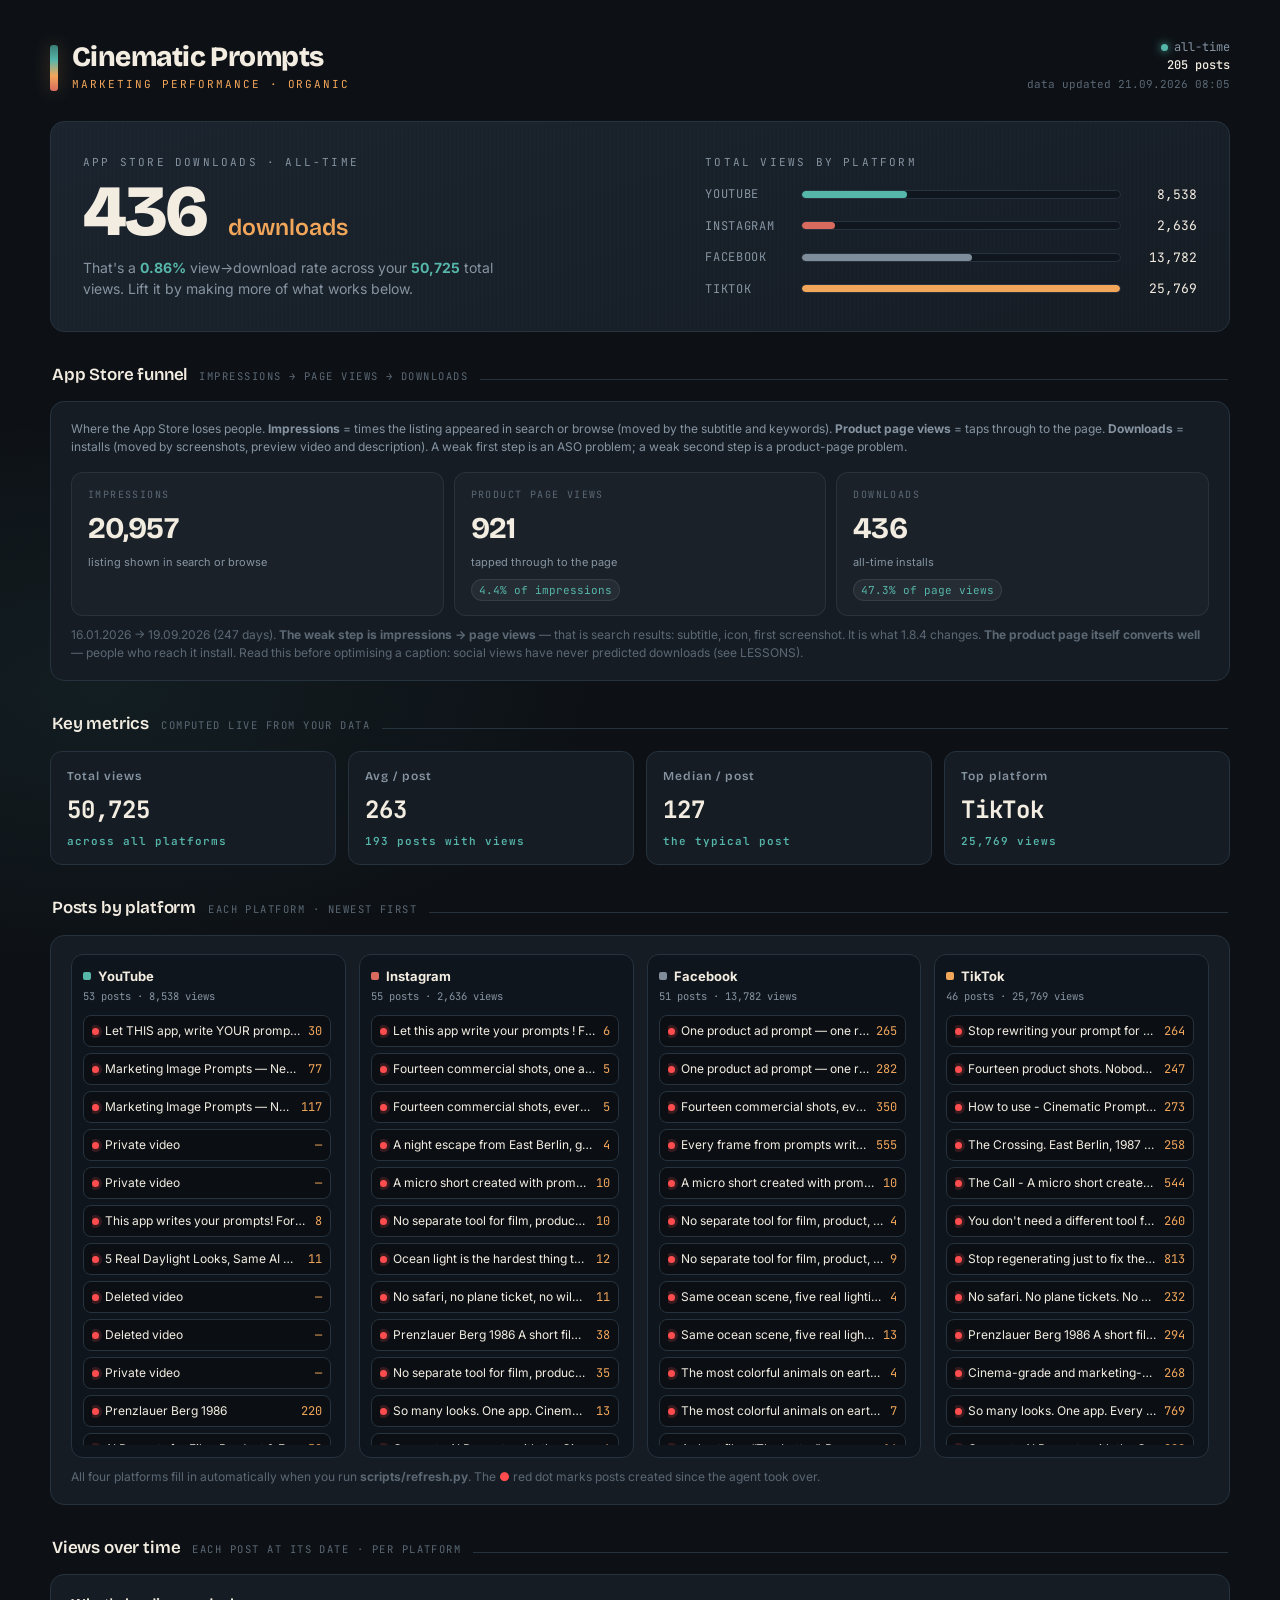
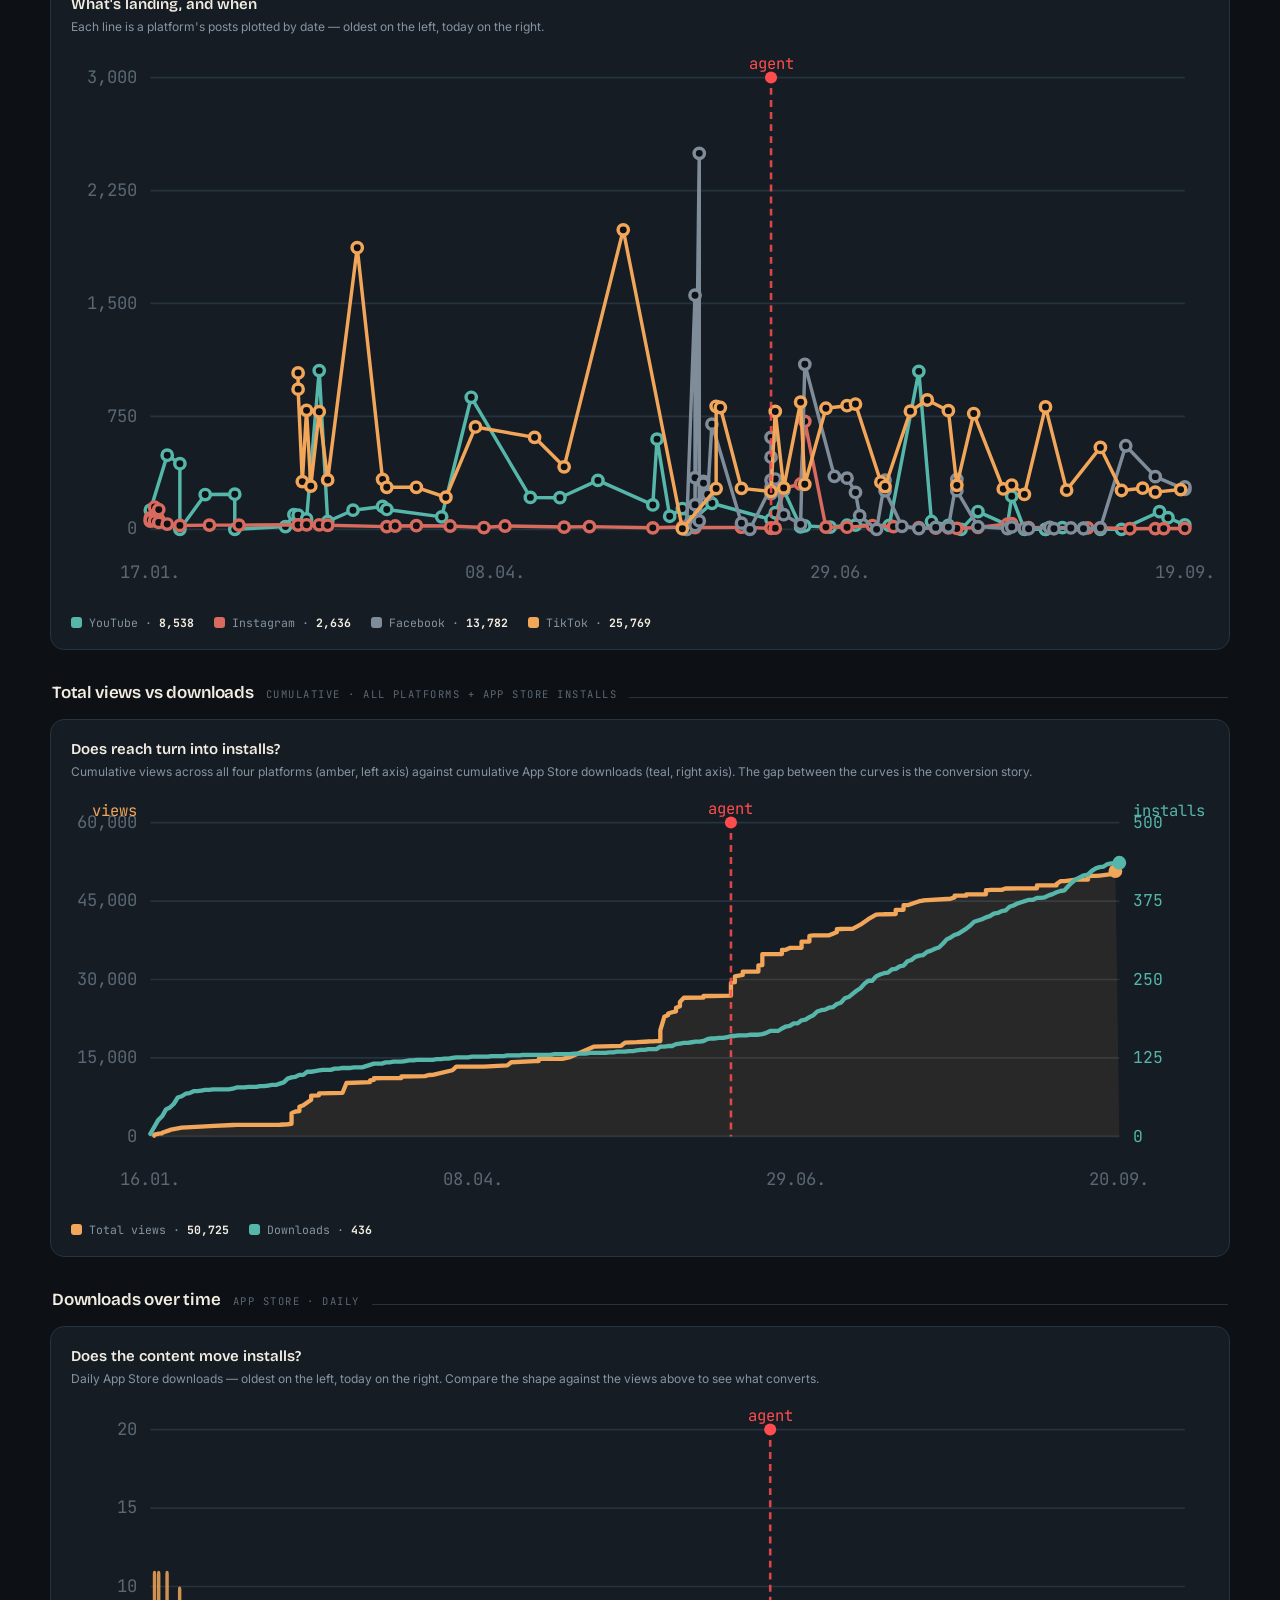
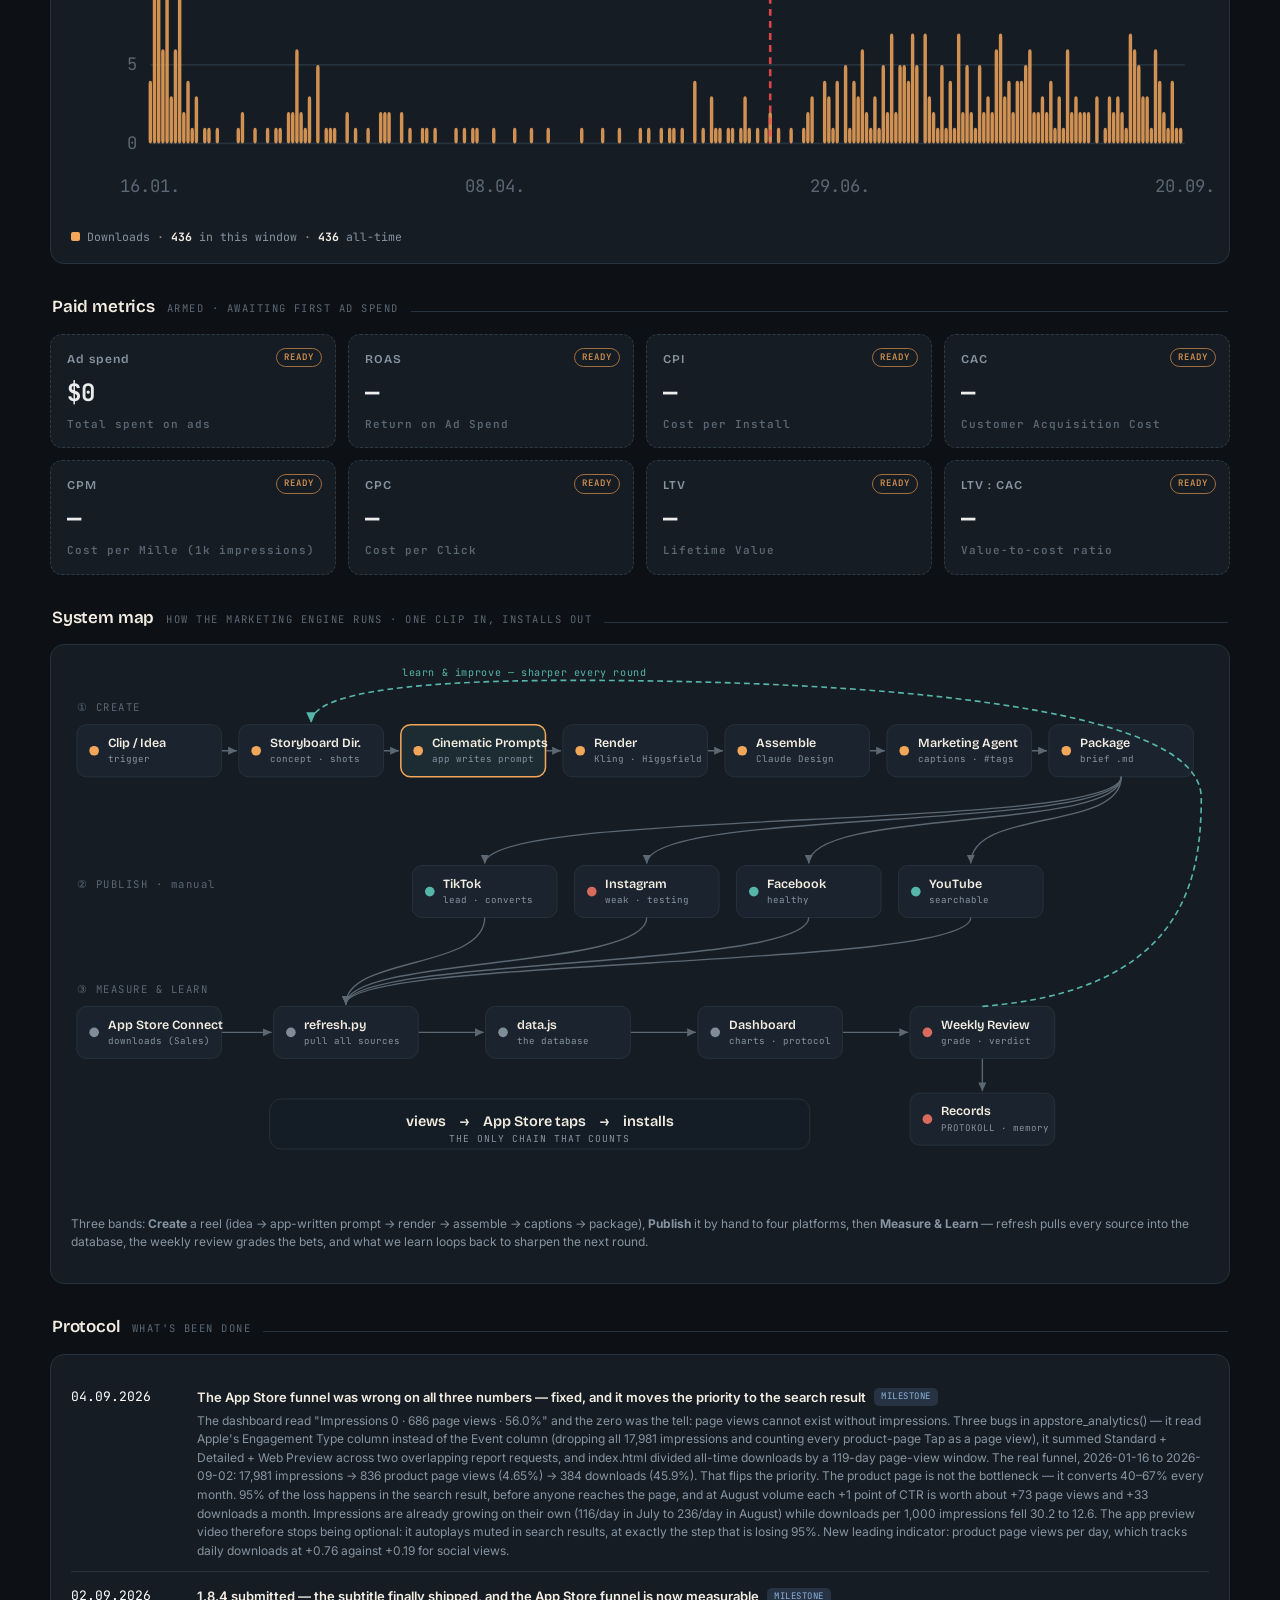
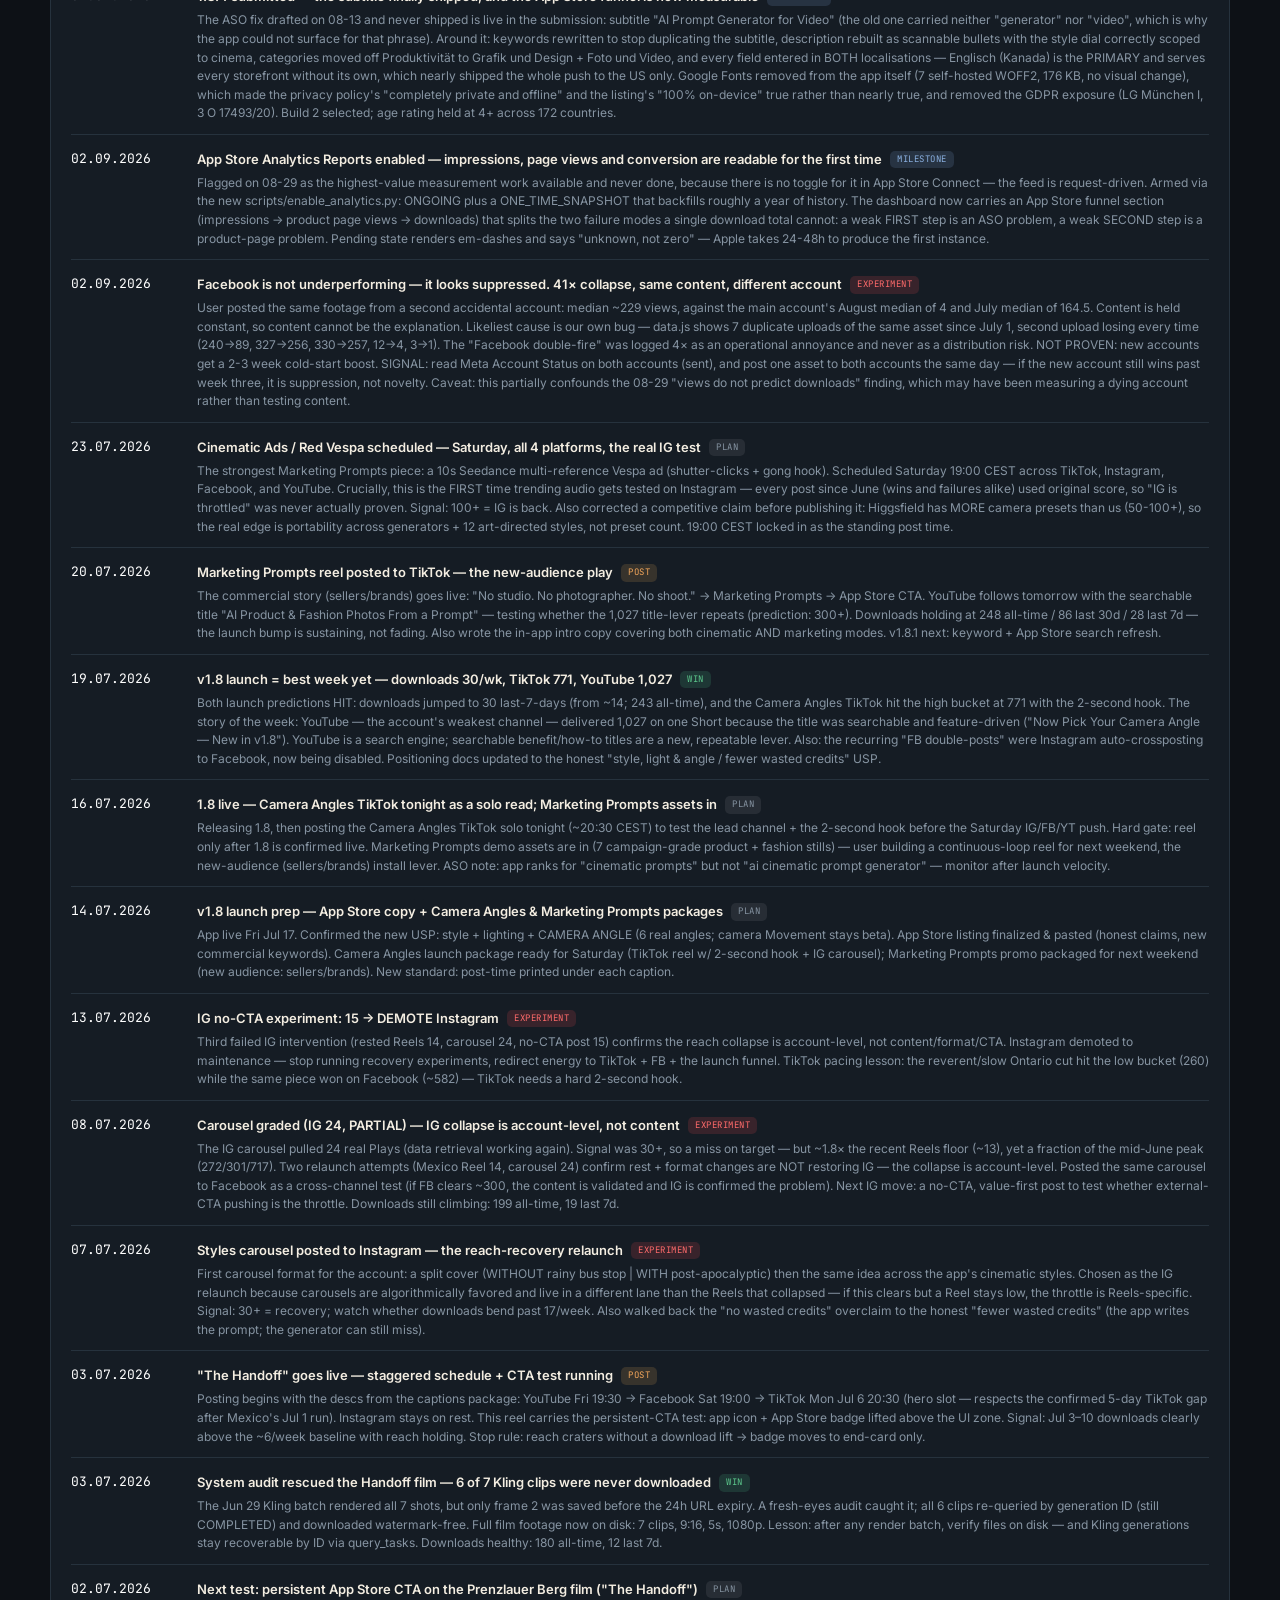
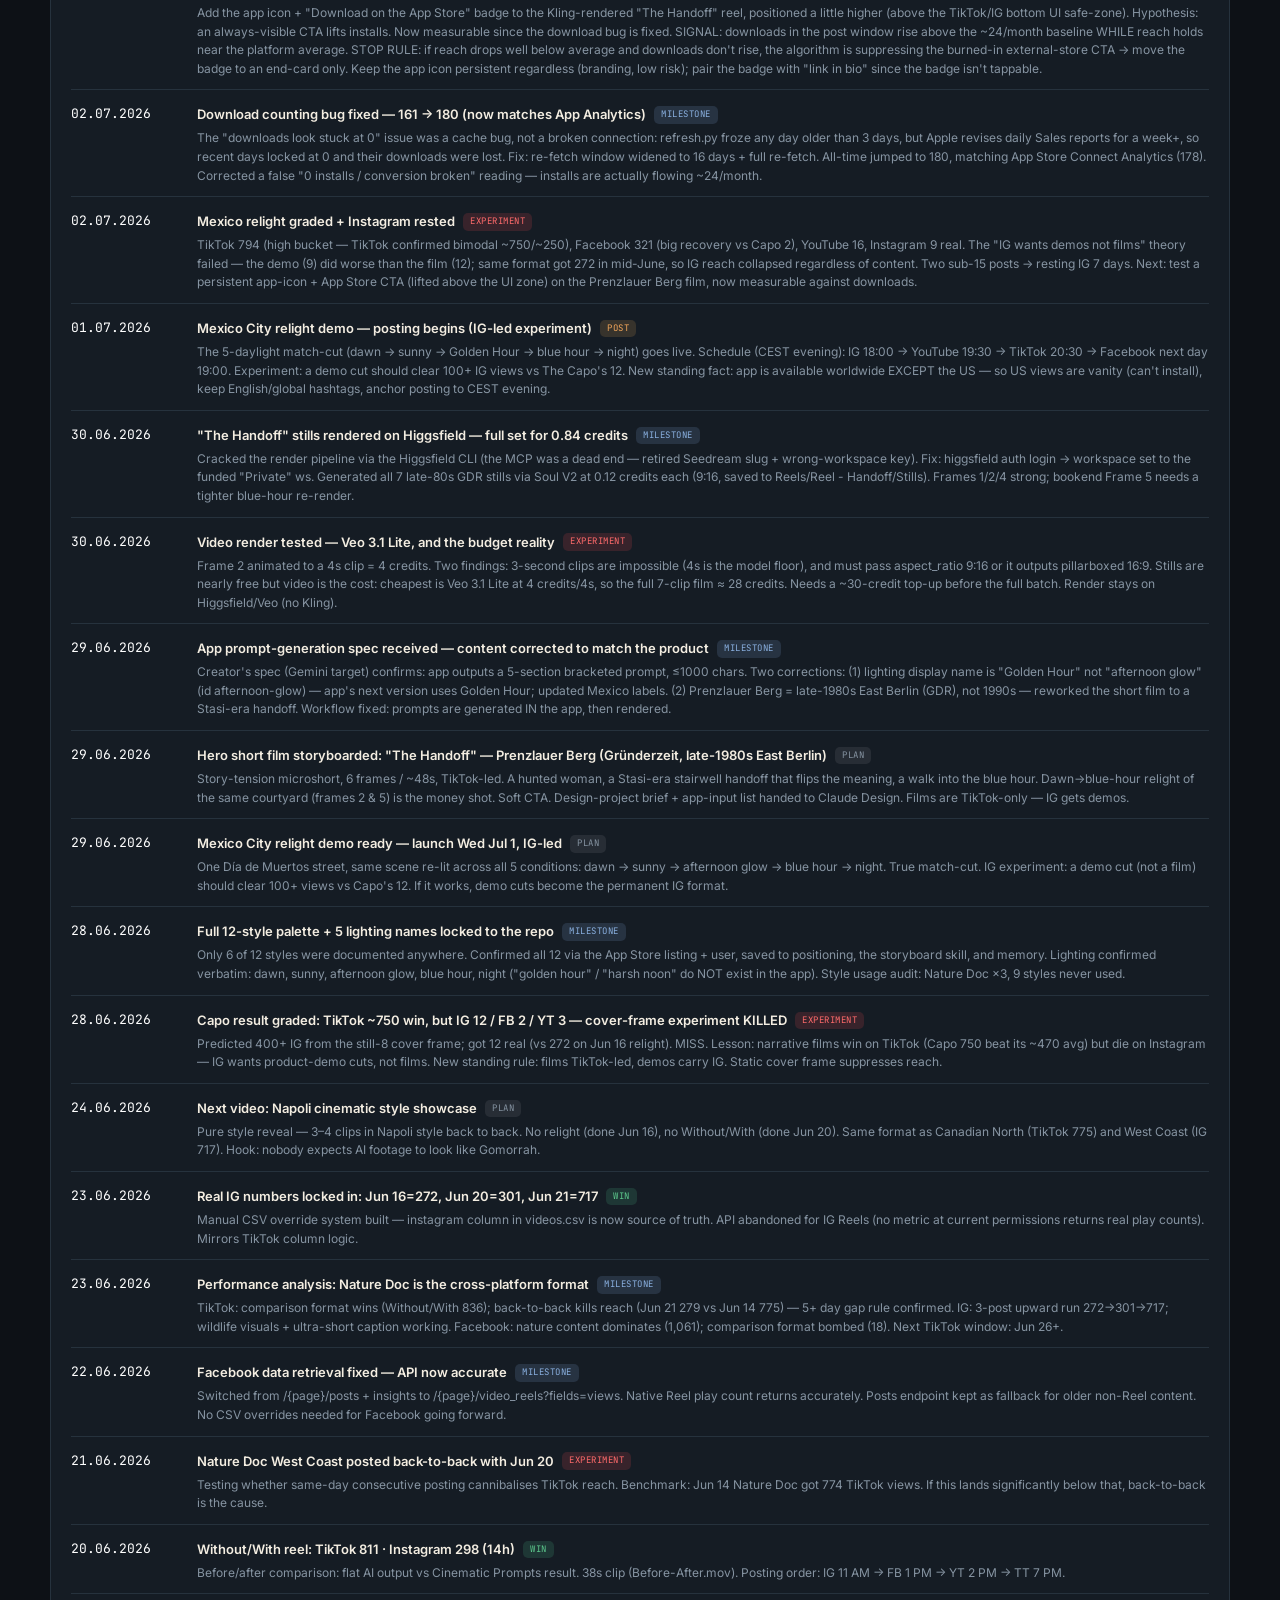
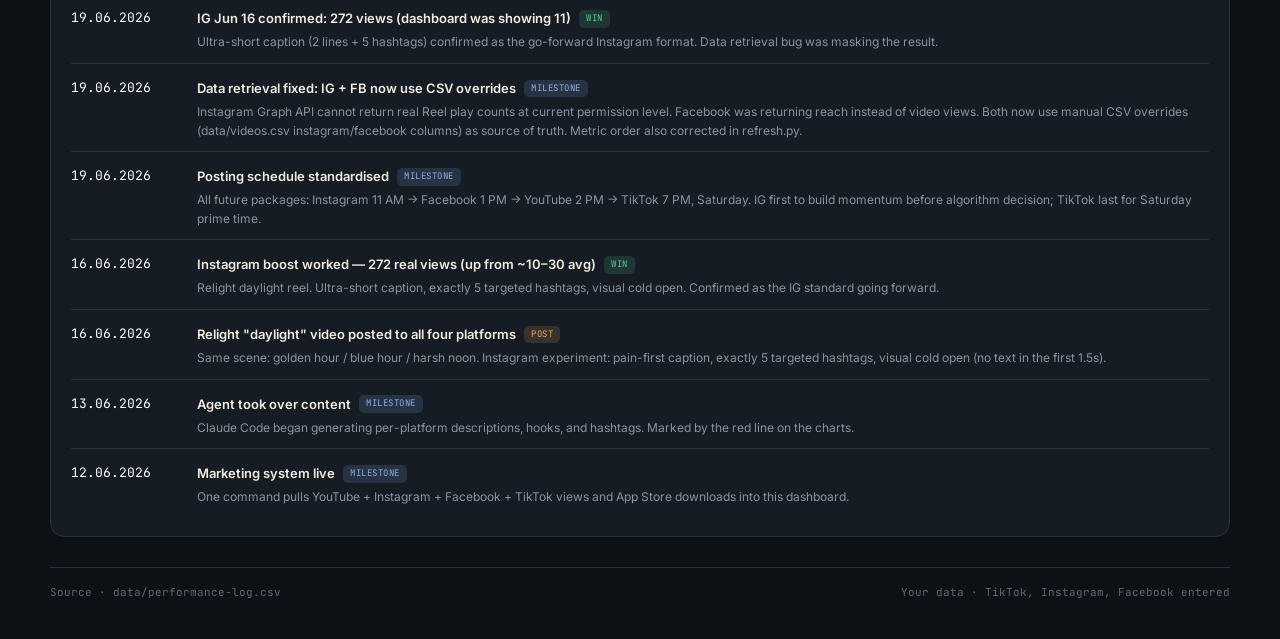
<file: dashboard/index.html>
<!DOCTYPE html>
<html lang="en">
<head>
<meta charset="UTF-8">
<meta name="viewport" content="width=device-width, initial-scale=1.0">
<title>Cinematic Prompts — Marketing Performance</title>
<link rel="preconnect" href="https://fonts.googleapis.com">
<link rel="preconnect" href="https://fonts.gstatic.com" crossorigin>
<link href="https://fonts.googleapis.com/css2?family=Bricolage+Grotesque:opsz,wght@12..96,400;12..96,600;12..96,800&family=Inter:wght@400;500;600&family=JetBrains+Mono:wght@400;500;700&display=swap" rel="stylesheet">
<style>
  :root{
    --bg:#0d1116;--panel:#151c24;--panel-2:#1b242e;--line:#26323d;
    --ink:#f3ede1;--muted:#8694a2;--faint:#5b6874;
    --amber:#f2a65a;--amber-dim:#bb7e43;--teal:#56b6aa;--teal-dim:#3a7d75;
    --rose:#d96b5e;--grey:#7f8c99;
    --grade-1:#3a7d75;--grade-2:#56b6aa;--grade-3:#f2a65a;--grade-4:#d96b5e;
    --r:14px;
  }
  *{box-sizing:border-box;margin:0;padding:0}
  html{-webkit-text-size-adjust:100%}
  body{
    background:
      radial-gradient(1200px 600px at 78% -10%, rgba(242,166,90,.10), transparent 60%),
      radial-gradient(900px 500px at 8% 8%, rgba(86,182,170,.08), transparent 55%),
      var(--bg);
    color:var(--ink);font-family:"Inter",system-ui,sans-serif;line-height:1.5;
    min-height:100vh;padding:clamp(16px,3vw,40px);
  }
  .wrap{max-width:1180px;margin:0 auto}

  .topbar{display:flex;align-items:flex-end;justify-content:space-between;flex-wrap:wrap;gap:18px;margin-bottom:28px}
  .brand{display:flex;align-items:center;gap:14px}
  .grade-strip{width:8px;height:46px;border-radius:3px;background:linear-gradient(var(--grade-1),var(--grade-2),var(--grade-3),var(--grade-4));box-shadow:0 0 18px rgba(242,166,90,.25)}
  .brand h1{font-family:"Bricolage Grotesque",sans-serif;font-weight:800;font-size:clamp(20px,3vw,28px);letter-spacing:-.02em;line-height:1}
  .brand .sub{font-family:"JetBrains Mono",monospace;font-size:11px;letter-spacing:.18em;text-transform:uppercase;color:var(--amber);margin-top:5px}
  .range{font-family:"JetBrains Mono",monospace;font-size:12px;color:var(--muted);text-align:right}
  .range b{color:var(--ink);font-weight:500}
  .range .dot{display:inline-block;width:7px;height:7px;border-radius:50%;background:var(--teal);margin-right:6px;box-shadow:0 0 8px var(--teal)}

  .hero{background:linear-gradient(160deg,var(--panel-2),var(--panel));border:1px solid var(--line);border-radius:var(--r);padding:clamp(20px,3vw,32px);margin-bottom:18px;position:relative;overflow:hidden}
  .hero::after{content:"";position:absolute;inset:0;background:repeating-linear-gradient(90deg,transparent,transparent 3px,rgba(255,255,255,.012) 3px,rgba(255,255,255,.012) 4px);pointer-events:none}
  .hero-grid{display:grid;grid-template-columns:1.2fr 1fr;gap:32px;align-items:center;position:relative;z-index:1}
  .hero-label{font-family:"JetBrains Mono",monospace;font-size:11px;letter-spacing:.2em;text-transform:uppercase;color:var(--muted);margin-bottom:8px}
  .hero-big{font-family:"Bricolage Grotesque",sans-serif;font-weight:800;font-size:clamp(40px,7vw,72px);line-height:.92;letter-spacing:-.03em;display:flex;align-items:baseline;gap:.3em}
  .dl-input{width:auto;min-width:2ch;background:transparent;border:none;border-bottom:2px dashed var(--amber-dim);color:var(--ink);font-family:inherit;font-weight:800;font-size:1em;letter-spacing:-.03em;padding:0 .05em 2px;outline:none;field-sizing:content;max-width:5ch}
  .dl-input:focus{border-bottom-color:var(--amber)}
  .hero-big .unit{font-size:.32em;color:var(--amber);font-weight:600;letter-spacing:0}
  .hero-note{color:var(--muted);font-size:14px;margin-top:12px;max-width:46ch}
  .hero-note b{color:var(--teal)}
  .hero-note .viral{color:var(--amber)}
  .meter{display:flex;flex-direction:column;gap:12px}
  .meter-row{display:grid;grid-template-columns:84px 1fr 64px;align-items:center;gap:12px}
  .meter-row .name{font-family:"JetBrains Mono",monospace;font-size:12px;color:var(--muted);text-transform:uppercase;letter-spacing:.06em}
  .track{height:9px;border-radius:6px;background:#0f161d;border:1px solid var(--line);overflow:hidden;position:relative}
  .fill{height:100%;width:0;border-radius:6px;transition:width .7s cubic-bezier(.2,.7,.2,1)}
  .meter-row .val{font-family:"JetBrains Mono",monospace;font-size:13px;text-align:right;color:var(--ink)}

  .funnel{display:grid;grid-template-columns:repeat(3,1fr);gap:10px;margin:16px 0 6px}
  @media(max-width:640px){.funnel{grid-template-columns:1fr}}
  .fstep{position:relative;background:#ffffff06;border:1px solid #ffffff12;border-radius:12px;padding:14px 16px}
  .fstep .flabel{font-family:"JetBrains Mono",monospace;font-size:10px;letter-spacing:.14em;text-transform:uppercase;color:var(--faint)}
  .fstep .fnum{font-family:"Bricolage Grotesque",sans-serif;font-weight:700;font-size:30px;letter-spacing:-.03em;margin-top:4px}
  .fstep .fsub{font-size:11px;color:var(--muted);margin-top:3px}
  .fstep.pending .fnum{color:var(--faint)}
  .frate{display:inline-block;font-family:"JetBrains Mono",monospace;font-size:11px;padding:2px 7px;border-radius:99px;margin-top:8px;
         background:#ffffff0d;border:1px solid #ffffff14;color:var(--teal)}
  .frate.weak{color:var(--rose)}
  .head{display:flex;align-items:baseline;gap:12px;margin:30px 2px 14px;flex-wrap:wrap}
  .head h2{font-family:"Bricolage Grotesque",sans-serif;font-weight:600;font-size:17px;letter-spacing:-.01em}
  .head .tag{font-family:"JetBrains Mono",monospace;font-size:10.5px;letter-spacing:.14em;text-transform:uppercase;color:var(--faint)}
  .head .rule{flex:1;height:1px;background:var(--line);min-width:20px}

  .kpis{display:grid;grid-template-columns:repeat(4,1fr);gap:12px}
  .kpi{background:var(--panel);border:1px solid var(--line);border-radius:12px;padding:15px 16px;position:relative}
  .kpi .k{font-size:12px;color:var(--muted)}
  .kpi .v{font-family:"JetBrains Mono",monospace;font-weight:700;font-size:24px;margin-top:7px;letter-spacing:-.01em}
  .kpi .d{font-family:"JetBrains Mono",monospace;font-size:11px;margin-top:5px;color:var(--teal)}
  .kpi.armed{border-style:dashed;border-color:#2c3a44}
  .kpi.armed .v{color:#ececec}
  .badge{font-family:"JetBrains Mono",monospace;font-size:9px;letter-spacing:.12em;text-transform:uppercase;color:var(--amber);border:1px solid var(--amber-dim);border-radius:20px;padding:2px 7px;position:absolute;top:13px;right:13px;opacity:.85}

  /* table */
  .card{background:var(--panel);border:1px solid var(--line);border-radius:var(--r);padding:18px 20px}
  .tbl-wrap{overflow-x:auto}
  table{width:100%;border-collapse:collapse;min-width:560px}
  th{font-family:"JetBrains Mono",monospace;font-size:10.5px;letter-spacing:.08em;text-transform:uppercase;color:var(--muted);text-align:right;padding:0 8px 10px;font-weight:500}
  th.lbl{text-align:left}
  th .swatch{display:inline-block;width:8px;height:8px;border-radius:2px;margin-right:6px;vertical-align:middle}
  td{padding:4px 8px;border-top:1px solid var(--line)}
  td.lbl{font-size:13px;color:var(--ink);white-space:nowrap}
  td input{width:84px;background:#0f161d;border:1px solid var(--line);border-radius:7px;color:var(--ink);font-family:"JetBrains Mono",monospace;font-size:13px;text-align:right;padding:6px 8px;outline:none}
  td input:focus{border-color:var(--amber);background:#121a22}
  td input.txt{width:128px;text-align:left;font-family:"Inter",sans-serif;font-size:12.5px}
  td input.dt{width:140px;font-family:"JetBrains Mono",monospace;font-size:11.5px;color-scheme:dark}
  td.rm{text-align:center;width:30px}
  .rmbtn{background:none;border:none;color:var(--faint);font-size:16px;cursor:pointer;line-height:1;padding:4px}
  .rmbtn:hover{color:var(--rose)}
  tfoot td{border-top:2px solid var(--line);padding-top:10px;font-family:"JetBrains Mono",monospace;font-weight:700;font-size:13px;text-align:right;color:var(--amber)}
  tfoot td.lbl{color:var(--muted);font-weight:500;text-align:left;letter-spacing:.06em;text-transform:uppercase;font-size:11px}
  .tbl-actions{display:flex;gap:10px;margin-top:14px;flex-wrap:wrap}
  .btn{font-family:"JetBrains Mono",monospace;font-size:12px;letter-spacing:.04em;background:#0f161d;border:1px solid var(--line);color:var(--ink);border-radius:8px;padding:8px 14px;cursor:pointer;transition:border-color .15s,color .15s}
  .btn:hover{border-color:var(--amber);color:var(--amber)}
  .btn.ghost:hover{border-color:var(--teal);color:var(--teal)}
  .hint{font-size:12px;color:var(--faint);margin-top:10px}

  /* ---- per-platform columns ---- */
  .platforms{display:grid;grid-template-columns:repeat(4,1fr);gap:13px}
  .platform-col{background:#0f151c;border:1px solid var(--line);border-radius:12px;padding:12px 11px;min-width:0;display:flex;flex-direction:column}
  .platform-col .swatch{display:inline-block;width:8px;height:8px;border-radius:2px;margin-right:7px;vertical-align:middle}
  .pc-head{font-weight:700;font-size:13px;color:var(--ink);display:flex;align-items:center}
  .pc-total{font-family:"JetBrains Mono",monospace;font-size:10.5px;color:var(--muted);margin:3px 0 10px}
  .pc-list{display:flex;flex-direction:column;gap:6px;max-height:430px;overflow-y:auto;padding-right:3px}
  .pc-list::-webkit-scrollbar{width:7px}
  .pc-list::-webkit-scrollbar-thumb{background:var(--line);border-radius:4px}
  .pc-row{display:flex;align-items:center;justify-content:space-between;gap:7px;background:#0b0f14;border:1px solid var(--line);border-radius:8px;padding:6px 8px}
  .pc-name{font-size:12px;color:var(--ink);overflow:hidden;text-overflow:ellipsis;white-space:nowrap;min-width:0}
  .claude-dot{display:inline-block;width:7px;height:7px;border-radius:50%;background:#ff4d4f;margin-right:6px;flex:none;box-shadow:0 0 0 3px rgba(255,77,79,.18)}
  .pc-views{font-family:"JetBrains Mono",monospace;font-size:12px;color:var(--amber);flex:none}
  .pc-empty{font-size:11.5px;color:var(--faint);padding:10px 4px;line-height:1.5}
  .pc-row.tt{flex-wrap:wrap;gap:5px}
  .pc-row.tt input{background:#0f161d;border:1px solid var(--line);border-radius:6px;color:var(--ink);font-family:"Inter",sans-serif;font-size:11.5px;padding:5px 6px;outline:none}
  .pc-row.tt input:focus{border-color:var(--amber)}
  .pc-row.tt .tt-name{flex:1 1 100%;min-width:0}
  .pc-row.tt .tt-date{flex:1 1 60%;font-family:"JetBrains Mono",monospace;font-size:10.5px;color-scheme:dark}
  .pc-row.tt .tt-views{flex:1 1 28%;text-align:right;font-family:"JetBrains Mono",monospace;color:var(--amber)}
  .pc-row.tt .rmbtn{flex:none}
  @media(max-width:820px){.platforms{grid-template-columns:repeat(2,1fr)}}
  @media(max-width:480px){.platforms{grid-template-columns:1fr}}

  /* ---- protocol / activity log ---- */
  .protocol{display:flex;flex-direction:column}
  .pe{display:grid;grid-template-columns:112px 1fr;gap:14px;padding:11px 0;border-bottom:1px solid var(--line)}
  .pe:last-child{border-bottom:none}
  .pe-date{font-family:"JetBrains Mono",monospace;font-size:13px;color:#fff;padding-top:3px}
  .pe-title{font-size:13px;color:var(--ink);font-weight:600}
  .pe-detail{font-size:12px;color:var(--muted);margin-top:4px;line-height:1.55}
  .pe-tag{display:inline-block;font-family:"JetBrains Mono",monospace;font-size:9px;text-transform:uppercase;letter-spacing:.06em;padding:2px 7px;border-radius:5px;margin-left:8px;vertical-align:middle}
  .pe-tag.post{background:rgba(245,180,90,.15);color:var(--amber)}
  .pe-tag.win{background:rgba(80,200,140,.16);color:#5cc88c}
  .pe-tag.experiment{background:rgba(255,77,79,.15);color:#ff6b6b}
  .pe-tag.milestone{background:rgba(130,170,224,.16);color:#8ab0e0}
  .pe-tag.plan{background:rgba(160,160,170,.13);color:var(--muted)}

  .card h3{font-family:"Bricolage Grotesque",sans-serif;font-weight:600;font-size:15px;margin-bottom:2px}
  .card .cap{font-size:12px;color:var(--muted);margin-bottom:14px}
  .legend{display:flex;gap:20px;flex-wrap:wrap;margin-top:12px}
  .legend span{font-family:"JetBrains Mono",monospace;font-size:11.5px;color:var(--muted);display:flex;align-items:center;gap:7px}
  .legend i{width:11px;height:11px;border-radius:3px;display:inline-block;flex:none}
  .legend b{color:var(--ink);font-weight:700}
  .chart-head{display:flex;justify-content:space-between;align-items:flex-start;gap:16px;flex-wrap:wrap}
  .toggle{display:flex;align-items:center;gap:8px;font-family:"JetBrains Mono",monospace;font-size:11px;color:var(--muted);cursor:pointer;user-select:none;white-space:nowrap}
  .toggle input{appearance:none;width:34px;height:18px;background:#0f161d;border:1px solid var(--line);border-radius:20px;position:relative;cursor:pointer;transition:background .2s}
  .toggle input:checked{background:var(--amber-dim);border-color:var(--amber)}
  .toggle input::after{content:"";position:absolute;top:1px;left:1px;width:14px;height:14px;border-radius:50%;background:var(--muted);transition:transform .2s}
  .toggle input:checked::after{transform:translateX(16px);background:var(--ink)}
  svg{display:block;width:100%;overflow:visible}
  .axis{font-family:"JetBrains Mono",monospace;font-size:10px;fill:var(--faint)}
  .gridline{stroke:var(--line);stroke-width:1}

  footer{margin-top:30px;padding-top:16px;border-top:1px solid var(--line);font-family:"JetBrains Mono",monospace;font-size:11px;color:var(--faint);display:flex;justify-content:space-between;flex-wrap:wrap;gap:8px}

  .rev{opacity:0;transform:translateY(14px);transition:opacity .6s ease,transform .6s ease}
  .rev.in{opacity:1;transform:none}
  @media (max-width:880px){.hero-grid{grid-template-columns:1fr;gap:24px}.kpis{grid-template-columns:repeat(2,1fr)}}
  @media (prefers-reduced-motion:reduce){.rev{transition:none;opacity:1;transform:none}.fill{transition:none}}
</style>
</head>
<body>
<div class="wrap">

  <div class="topbar rev">
    <div class="brand">
      <div class="grade-strip"></div>
      <div><h1>Cinematic Prompts</h1><div class="sub">Marketing Performance · Organic</div></div>
    </div>
    <div class="range"><div><span class="dot"></span>all-time</div><div><b id="vidCount">10 videos</b></div><div id="updated" style="color:var(--faint);font-size:11px;margin-top:2px"></div></div>
  </div>

  <!-- HERO -->
  <div class="hero rev">
    <div class="hero-grid">
      <div>
        <div class="hero-label">App Store downloads · all-time</div>
        <div class="hero-big"><span id="dlNum">0</span><span class="unit">downloads</span></div>
        <div class="hero-note" id="heroNote">Auto-pulled from App Store Connect Sales &amp; Trends via <b>refresh.py</b> — matches the App Analytics total. Everything below is your video views; the job is turning those into downloads.</div>
      </div>
      <div>
        <div class="hero-label" style="margin-bottom:14px">Total views by platform</div>
        <div class="meter" id="meter"></div>
      </div>
    </div>
  </div>

  <!-- APP STORE FUNNEL -->
  <div class="head rev"><h2>App Store funnel</h2><span class="tag">impressions → page views → downloads</span><div class="rule"></div></div>
  <div class="card rev">
    <div class="cap">Where the App Store loses people. <b>Impressions</b> = times the listing appeared in search or browse (moved by the subtitle and keywords). <b>Product page views</b> = taps through to the page. <b>Downloads</b> = installs (moved by screenshots, preview video and description). A weak first step is an ASO problem; a weak second step is a product-page problem.</div>
    <div class="funnel" id="funnel"></div>
    <div class="hint" id="funnelNote"></div>
  </div>

  <!-- KPIs -->
  <div class="head rev"><h2>Key metrics</h2><span class="tag">computed live from your data</span><div class="rule"></div></div>
  <div class="kpis rev" id="kpis"></div>

  <!-- PLATFORM COLUMNS -->
  <div class="head rev"><h2>Posts by platform</h2><span class="tag">each platform · newest first</span><div class="rule"></div></div>
  <div class="card rev">
    <div class="platforms" id="platforms"></div>
    <div class="hint">All four platforms fill in automatically when you run <b>scripts/refresh.py</b>. The <span style="color:#ff4d4f">●</span> red dot marks posts created since the agent took over.</div>
  </div>

  <!-- VIEWS TIMELINE -->
  <div class="head rev"><h2>Views over time</h2><span class="tag">each post at its date · per platform</span><div class="rule"></div></div>
  <div class="card rev">
    <h3>What's landing, and when</h3>
    <div class="cap" id="tlCap">Each line is a platform's posts plotted by date — oldest on the left, today on the right.</div>
    <svg id="timeline" viewBox="0 0 660 320" role="img" aria-label="Views over time"></svg>
    <div class="legend" id="tlLegend"></div>
  </div>

  <!-- TOTAL VIEWS -->
  <div class="head rev"><h2>Total views vs downloads</h2><span class="tag">cumulative · all platforms + App Store installs</span><div class="rule"></div></div>
  <div class="card rev">
    <h3>Does reach turn into installs?</h3>
    <div class="cap">Cumulative views across all four platforms (amber, left axis) against cumulative App Store downloads (teal, right axis). The gap between the curves is the conversion story.</div>
    <svg id="totalViews" viewBox="0 0 660 240" role="img" aria-label="Total views over time"></svg>
    <div class="legend" id="tvLegend"></div>
  </div>

  <!-- DOWNLOADS TIMELINE -->
  <div class="head rev"><h2>Downloads over time</h2><span class="tag">App Store · daily</span><div class="rule"></div></div>
  <div class="card rev">
    <h3>Does the content move installs?</h3>
    <div class="cap">Daily App Store downloads — oldest on the left, today on the right. Compare the shape against the views above to see what converts.</div>
    <svg id="dlChart" viewBox="0 0 660 240" role="img" aria-label="Downloads over time"></svg>
    <div class="legend" id="dlLegend"></div>
  </div>

  <!-- PAID READINESS -->
  <div class="head rev"><h2>Paid metrics</h2><span class="tag">armed · awaiting first ad spend</span><div class="rule"></div></div>
  <div class="kpis rev" id="paidKpis"></div>

  <!-- SYSTEM MAP -->
  <div class="head rev"><h2>System map</h2><span class="tag">how the marketing engine runs · one clip in, installs out</span><div class="rule"></div></div>
  <div class="card rev" style="overflow-x:auto">
    <svg viewBox="0 0 1180 560" style="width:100%;min-width:880px;height:auto;display:block" xmlns="http://www.w3.org/2000/svg" role="img" aria-label="n8n-style system map of the marketing engine">
      <style>
        .nb{fill:var(--panel-2);stroke:var(--line);stroke-width:1}
        .nb-hi{fill:#1d2b33;stroke:var(--amber);stroke-width:1.6}
        .nt{fill:var(--ink);font-family:"Bricolage Grotesque",sans-serif;font-weight:600;font-size:13px}
        .ns{fill:var(--muted);font-family:"JetBrains Mono",monospace;font-size:9.5px}
        .lane{fill:var(--faint);font-family:"JetBrains Mono",monospace;font-size:11px;letter-spacing:.14em}
        .edge{fill:none;stroke:var(--faint);stroke-width:1.4}
        .loop{fill:none;stroke:var(--teal);stroke-width:1.7;stroke-dasharray:6 4}
        .looptxt{fill:var(--teal);font-family:"JetBrains Mono",monospace;font-size:10.5px;letter-spacing:.06em}
        .kpi{fill:var(--ink);font-family:"Bricolage Grotesque",sans-serif;font-weight:600;font-size:15px}
        .kpis{fill:var(--muted);font-family:"JetBrains Mono",monospace;font-size:10px;letter-spacing:.1em}
      </style>
      <defs>
        <marker id="arw" markerWidth="9" markerHeight="9" refX="6.5" refY="3" orient="auto"><path d="M0,0 L6.5,3 L0,6 Z" fill="var(--faint)"/></marker>
        <marker id="arwT" markerWidth="10" markerHeight="10" refX="6.5" refY="3" orient="auto"><path d="M0,0 L6.5,3 L0,6 Z" fill="var(--teal)"/></marker>
      </defs>

      <!-- lane labels -->
      <text class="lane" x="6" y="50">① CREATE</text>
      <text class="lane" x="6" y="233">② PUBLISH · manual</text>
      <text class="lane" x="6" y="342">③ MEASURE &amp; LEARN</text>

      <!-- ===== band 1: CREATE (y=64) edges first ===== -->
      <line class="edge" x1="156" y1="91" x2="172" y2="91" marker-end="url(#arw)"/>
      <line class="edge" x1="324" y1="91" x2="340" y2="91" marker-end="url(#arw)"/>
      <line class="edge" x1="492" y1="91" x2="508" y2="91" marker-end="url(#arw)"/>
      <line class="edge" x1="660" y1="91" x2="676" y2="91" marker-end="url(#arw)"/>
      <line class="edge" x1="828" y1="91" x2="844" y2="91" marker-end="url(#arw)"/>
      <line class="edge" x1="996" y1="91" x2="1012" y2="91" marker-end="url(#arw)"/>

      <!-- band 1 nodes -->
      <g><rect class="nb" x="6" y="64" width="150" height="54" rx="10"/><circle cx="24" cy="91" r="5" fill="var(--amber)"/><text class="nt" x="38" y="87">Clip / Idea</text><text class="ns" x="38" y="103">trigger</text></g>
      <g><rect class="nb" x="174" y="64" width="150" height="54" rx="10"/><circle cx="192" cy="91" r="5" fill="var(--amber)"/><text class="nt" x="206" y="87">Storyboard Dir.</text><text class="ns" x="206" y="103">concept · shots</text></g>
      <g><rect class="nb-hi" x="342" y="64" width="150" height="54" rx="10"/><circle cx="360" cy="91" r="5" fill="var(--amber)"/><text class="nt" x="374" y="87">Cinematic Prompts</text><text class="ns" x="374" y="103">app writes prompt</text></g>
      <g><rect class="nb" x="510" y="64" width="150" height="54" rx="10"/><circle cx="528" cy="91" r="5" fill="var(--amber)"/><text class="nt" x="542" y="87">Render</text><text class="ns" x="542" y="103">Kling · Higgsfield</text></g>
      <g><rect class="nb" x="678" y="64" width="150" height="54" rx="10"/><circle cx="696" cy="91" r="5" fill="var(--amber)"/><text class="nt" x="710" y="87">Assemble</text><text class="ns" x="710" y="103">Claude Design</text></g>
      <g><rect class="nb" x="846" y="64" width="150" height="54" rx="10"/><circle cx="864" cy="91" r="5" fill="var(--amber)"/><text class="nt" x="878" y="87">Marketing Agent</text><text class="ns" x="878" y="103">captions · #tags</text></g>
      <g><rect class="nb" x="1014" y="64" width="150" height="54" rx="10"/><circle cx="1032" cy="91" r="5" fill="var(--amber)"/><text class="nt" x="1046" y="87">Package</text><text class="ns" x="1046" y="103">brief .md</text></g>

      <!-- Package -> platforms fan-out -->
      <path class="edge" d="M1089,118 C1089,175 429,150 429,208" marker-end="url(#arw)"/>
      <path class="edge" d="M1089,118 C1089,175 597,150 597,208" marker-end="url(#arw)"/>
      <path class="edge" d="M1089,118 C1089,175 765,150 765,208" marker-end="url(#arw)"/>
      <path class="edge" d="M1089,118 C1089,175 933,150 933,208" marker-end="url(#arw)"/>

      <!-- band 2 nodes (y=210) -->
      <g><rect class="nb" x="354" y="210" width="150" height="54" rx="10"/><circle cx="372" cy="237" r="5" fill="var(--teal)"/><text class="nt" x="386" y="233">TikTok</text><text class="ns" x="386" y="249">lead · converts</text></g>
      <g><rect class="nb" x="522" y="210" width="150" height="54" rx="10"/><circle cx="540" cy="237" r="5" fill="var(--rose)"/><text class="nt" x="554" y="233">Instagram</text><text class="ns" x="554" y="249">weak · testing</text></g>
      <g><rect class="nb" x="690" y="210" width="150" height="54" rx="10"/><circle cx="708" cy="237" r="5" fill="var(--teal)"/><text class="nt" x="722" y="233">Facebook</text><text class="ns" x="722" y="249">healthy</text></g>
      <g><rect class="nb" x="858" y="210" width="150" height="54" rx="10"/><circle cx="876" cy="237" r="5" fill="var(--teal)"/><text class="nt" x="890" y="233">YouTube</text><text class="ns" x="890" y="249">searchable</text></g>

      <!-- platforms -> refresh.py fan-in -->
      <path class="edge" d="M429,264 C429,318 285,304 285,354" marker-end="url(#arw)"/>
      <path class="edge" d="M597,264 C597,318 285,304 285,354" marker-end="url(#arw)"/>
      <path class="edge" d="M765,264 C765,318 285,304 285,354" marker-end="url(#arw)"/>
      <path class="edge" d="M933,264 C933,318 285,304 285,354" marker-end="url(#arw)"/>

      <!-- measure linear edges -->
      <line class="edge" x1="156" y1="383" x2="208" y2="383" marker-end="url(#arw)"/>
      <line class="edge" x1="360" y1="383" x2="428" y2="383" marker-end="url(#arw)"/>
      <line class="edge" x1="580" y1="383" x2="648" y2="383" marker-end="url(#arw)"/>
      <line class="edge" x1="800" y1="383" x2="868" y2="383" marker-end="url(#arw)"/>
      <line class="edge" x1="945" y1="410" x2="945" y2="444" marker-end="url(#arw)"/>

      <!-- band 3 nodes (y=356) -->
      <g><rect class="nb" x="6" y="356" width="150" height="54" rx="10"/><circle cx="24" cy="383" r="5" fill="var(--grey)"/><text class="nt" x="38" y="379">App Store Connect</text><text class="ns" x="38" y="395">downloads (Sales)</text></g>
      <g><rect class="nb" x="210" y="356" width="150" height="54" rx="10"/><circle cx="228" cy="383" r="5" fill="var(--grey)"/><text class="nt" x="242" y="379">refresh.py</text><text class="ns" x="242" y="395">pull all sources</text></g>
      <g><rect class="nb" x="430" y="356" width="150" height="54" rx="10"/><circle cx="448" cy="383" r="5" fill="var(--grey)"/><text class="nt" x="462" y="379">data.js</text><text class="ns" x="462" y="395">the database</text></g>
      <g><rect class="nb" x="650" y="356" width="150" height="54" rx="10"/><circle cx="668" cy="383" r="5" fill="var(--grey)"/><text class="nt" x="682" y="379">Dashboard</text><text class="ns" x="682" y="395">charts · protocol</text></g>
      <g><rect class="nb" x="870" y="356" width="150" height="54" rx="10"/><circle cx="888" cy="383" r="5" fill="var(--rose)"/><text class="nt" x="902" y="379">Weekly Review</text><text class="ns" x="902" y="395">grade · verdict</text></g>
      <g><rect class="nb" x="870" y="446" width="150" height="54" rx="10"/><circle cx="888" cy="473" r="5" fill="var(--rose)"/><text class="nt" x="902" y="469">Records</text><text class="ns" x="902" y="485">PROTOKOLL · memory</text></g>

      <!-- feedback loop: Weekly Review -> back into CREATE -->
      <path class="loop" d="M945,356 C1150,340 1172,230 1172,140 C1172,42 820,18 520,18 C322,18 249,36 249,62" marker-end="url(#arwT)"/>
      <text class="looptxt" x="470" y="13" text-anchor="middle">learn &amp; improve — sharper every round</text>

      <!-- KPI chain ribbon -->
      <rect x="206" y="452" width="560" height="52" rx="12" fill="#141d25" stroke="var(--line)"/>
      <text class="kpi" x="486" y="480" text-anchor="middle">views&#8195;&#8594;&#8195;App Store taps&#8195;&#8594;&#8195;installs</text>
      <text class="kpis" x="486" y="497" text-anchor="middle">THE ONLY CHAIN THAT COUNTS</text>
    </svg>
    <div class="cap" style="margin-top:12px">Three bands: <b>Create</b> a reel (idea → app-written prompt → render → assemble → captions → package), <b>Publish</b> it by hand to four platforms, then <b>Measure &amp; Learn</b> — refresh pulls every source into the database, the weekly review grades the bets, and what we learn loops back to sharpen the next round.</div>
  </div>

  <!-- PROTOCOL / ACTIVITY LOG -->
  <div class="head rev"><h2>Protocol</h2><span class="tag">what's been done</span><div class="rule"></div></div>
  <div class="card rev">
    <div class="protocol" id="protocol"></div>
  </div>

  <footer class="rev">
    <span>Source · data/performance-log.csv</span>
    <span id="footNote">Your data · TikTok, Instagram, Facebook entered</span>
  </footer>
</div>

<!-- saved data (the "database") — written by scripts/refresh.py; safe to keep across index.html updates -->
<script src="data.js" onerror="window.__noData=1"></script>
<script>
const fmt = n => Math.round(n||0).toLocaleString('en-US');
const num = v => (v===null||v===''||v===undefined||isNaN(v)) ? 0 : Number(v);
const sum = a => a.reduce((x,y)=>x+y,0);
const median = a => { if(!a.length) return 0; const s=[...a].sort((x,y)=>x-y); const m=Math.floor(s.length/2); return s.length%2?s[m]:(s[m-1]+s[m])/2; };
const byDateDesc = (a,b)=> String(b.date||'').localeCompare(String(a.date||''));
const esc = s => String(s||'').replace(/&/g,'&amp;').replace(/</g,'&lt;').replace(/>/g,'&gt;').replace(/"/g,'&quot;');

/* ---- data: four independent per-platform lists from data.js (window.DASH) ---- */
const D = window.DASH || {};
let YT = (D.youtube  || []).map(p=>({...p}));
let IG = (D.instagram|| []).map(p=>({...p}));
let FB = (D.facebook || []).map(p=>({...p}));
let TT = (D.tiktok   || []).map(p=>({...p}));
let DOWNLOADS = D.downloads || 0;
let DOWNLOADS_DAILY = D.daily || [];
// Date the agent (Claude) took over content — marked on the downloads chart. Change if your start date differs.
const CLAUDE_START = '2026-06-13';

function updateStamp(){
  const u = document.getElementById('updated'); if(!u) return;
  if (D.updated) u.textContent = 'data updated ' + deDate(D.updated) + ' ' + String(D.updated).slice(11,16);
  else u.textContent = 'no data yet — run refresh.py';
}

const PLATS = [
  {key:'youtube',   label:'YouTube',   color:'var(--teal)',  list:()=>YT, editable:false},
  {key:'instagram', label:'Instagram', color:'var(--rose)',  list:()=>IG, editable:false},
  {key:'facebook',  label:'Facebook',  color:'var(--grey)',  list:()=>FB, editable:false},
  {key:'tiktok',    label:'TikTok',    color:'var(--amber)', list:()=>TT, editable:false},
];

/* ---------- render the four platform columns (newest first) ---------- */
function renderPlatforms(){
  const host = document.getElementById('platforms');
  host.innerHTML = PLATS.map(P=>{
    const list = [...P.list()].sort(byDateDesc);
    const total = sum(P.list().map(p=>num(p.views)));
    const rows = list.length ? list.map(p=>{
        const isNew = (p.date||'') >= CLAUDE_START;
        return `<div class="pc-row">
          <span class="pc-name" title="${esc(p.name)}${isNew?' — posted since the agent took over':''}">${isNew?'<span class="claude-dot"></span>':''}${esc(p.name) || '<i style="color:var(--faint)">(untitled)</i>'}</span>
          <span class="pc-views">${p.views==null ? '—' : fmt(p.views)}</span>
        </div>`;
      }).join('') : `<div class="pc-empty">No posts — run refresh.py.</div>`;
    return `<div class="platform-col">
      <div class="pc-head"><span class="swatch" style="background:${P.color}"></span>${P.label}</div>
      <div class="pc-total">${list.length} posts · ${fmt(total)} views</div>
      <div class="pc-list">${rows}</div>
    </div>`;
  }).join('');
}

/* ---------- recompute hero / meter / KPIs / timeline ---------- */
function recompute(){
  const tot = {
    youtube:   sum(YT.map(p=>num(p.views))),
    instagram: sum(IG.map(p=>num(p.views))),
    facebook:  sum(FB.map(p=>num(p.views))),
    tiktok:    sum(TT.map(p=>num(p.views))),
  };
  const grand = tot.youtube+tot.instagram+tot.facebook+tot.tiktok;
  const allViews = [...YT,...IG,...FB,...TT].map(p=>num(p.views)).filter(x=>x>0);
  const postCount = allViews.length;
  const med = median(allViews);
  const avg = postCount ? grand/postCount : 0;
  const totalPosts = YT.length+IG.length+FB.length+TT.length;
  document.getElementById('vidCount').textContent = totalPosts + ' posts';

  // hero downloads + conversion (all-time)
  const dl = DOWNLOADS || 0;
  const conv = grand ? (dl/grand*100) : 0;
  document.getElementById('dlNum').textContent = fmt(dl);
  document.getElementById('heroNote').innerHTML = dl>0
    ? `That's a <b>${conv.toFixed(2)}%</b> view→download rate across your <b>${fmt(grand)}</b> total views. Lift it by making more of what works below.`
    : `Run <b>scripts/refresh.py</b> to pull your downloads. Everything below is your <b>${fmt(grand)}</b> views — the job is turning those into downloads.`;

  // meter (platform totals)
  const meterData={YouTube:tot.youtube,Instagram:tot.instagram,Facebook:tot.facebook,TikTok:tot.tiktok};
  const mcolors={YouTube:'var(--teal)',Instagram:'var(--rose)',Facebook:'var(--grey)',TikTok:'var(--amber)'};
  const mmax=Math.max(...Object.values(meterData),1);
  document.getElementById('meter').innerHTML=Object.entries(meterData).map(([p,val])=>`
    <div class="meter-row"><span class="name">${p}</span>
    <div class="track"><div class="fill" style="width:${(val/mmax*100).toFixed(1)}%;background:${mcolors[p]}"></div></div>
    <span class="val">${fmt(val)}</span></div>`).join('');

  // KPIs
  const top=Object.entries(tot).sort((a,b)=>b[1]-a[1])[0];
  const topName={tiktok:'TikTok',instagram:'Instagram',facebook:'Facebook',youtube:'YouTube'}[top[0]];
  const kpis=[
    {k:'Total views',v:fmt(grand),d:'across all platforms'},
    {k:'Avg / post',v:fmt(avg),d:`${postCount} posts with views`},
    {k:'Median / post',v:fmt(med),d:'the typical post'},
    {k:'Top platform',v:topName,d:fmt(top[1])+' views'},
  ];
  document.getElementById('kpis').innerHTML=kpis.map(x=>`
    <div class="kpi"><div class="k">${x.k}</div><div class="v">${x.v}</div><div class="d">${x.d}</div></div>`).join('');

  drawTimeline();
  drawTotalViews();
  drawDownloads();
}

/* ---------- views timeline: a line per platform (oldest left → today right) ---------- */
function drawTimeline(){
  const svg=document.getElementById('timeline');
  const W=660,H=320,pad={l:46,r:14,t:16,b:42}, iw=W-pad.l-pad.r, ih=H-pad.t-pad.b;
  const parse=s=>{const d=Date.parse(s);return isNaN(d)?null:d;};
  const series=[['YouTube',YT,'var(--teal)'],['Instagram',IG,'var(--rose)'],['Facebook',FB,'var(--grey)'],['TikTok',TT,'var(--amber)']];
  const seriesPts=series.map(([name,list,col])=>({name,col,
    pts:list.map(p=>({ts:parse(p.date),v:num(p.views)})).filter(p=>p.ts!=null).sort((a,b)=>a.ts-b.ts)}));
  const allTs=seriesPts.flatMap(s=>s.pts.map(p=>p.ts));
  if(!allTs.length){
    svg.innerHTML=`<text x="${W/2}" y="${H/2}" text-anchor="middle" class="axis" style="font-size:13px">No dated posts yet — run refresh.py.</text>`;
    document.getElementById('tlLegend').innerHTML=''; return;
  }
  let tmin=Math.min(...allTs),tmax=Math.max(...allTs); if(tmin===tmax){tmin-=15*864e5;tmax+=15*864e5;}
  const x=t=>pad.l+iw*((t-tmin)/(tmax-tmin));   // oldest on the left, today on the right
  const vTop=niceTop(Math.max(1,...seriesPts.flatMap(s=>s.pts.map(p=>p.v))));
  const yL=v=>pad.t+ih-(v/vTop*ih);
  let s='';
  for(let g=0;g<=4;g++){const val=vTop*g/4,yy=yL(val);
    s+=`<line class="gridline" x1="${pad.l}" y1="${yy}" x2="${W-pad.r}" y2="${yy}"/><text class="axis" x="${pad.l-8}" y="${yy+3}" text-anchor="end">${fmt(val)}</text>`;}
  for(let k=0;k<=3;k++){const t=tmin+(tmax-tmin)*k/3;
    s+=`<text class="axis" x="${x(t)}" y="${H-14}" text-anchor="middle">${new Date(t).toLocaleDateString('de-DE',{day:'2-digit',month:'2-digit'})}</text>`;}
  seriesPts.forEach(s2=>{
    const pts=s2.pts.map(p=>({x:x(p.ts),y:yL(p.v)}));
    if(pts.length>=2) s+=`<polyline fill="none" stroke="${s2.col}" stroke-width="2" stroke-linejoin="round" stroke-linecap="round" points="${pts.map(p=>p.x+','+p.y).join(' ')}"/>`;
    pts.forEach(p=>s+=`<circle cx="${p.x}" cy="${p.y}" r="3" fill="var(--bg)" stroke="${s2.col}" stroke-width="2"/>`);
  });
  // red marker: where the agent (Claude) took over content
  const tkTs=Date.parse(CLAUDE_START);
  if(!isNaN(tkTs)&&tkTs>=tmin&&tkTs<=tmax){
    const mx=x(tkTs), anchor= mx>W-55?'end':(mx<pad.l+25?'start':'middle');
    s+=`<line x1="${mx}" y1="${pad.t-1}" x2="${mx}" y2="${pad.t+ih}" stroke="#ff4d4f" stroke-width="1.5" stroke-dasharray="4 3" opacity=".85"><title>Agent took over — ${new Date(tkTs).toLocaleDateString('de-DE')}</title></line>`;
    s+=`<circle cx="${mx}" cy="${pad.t}" r="3.5" fill="#ff4d4f"/>`;
    s+=`<text x="${mx}" y="${pad.t-5}" text-anchor="${anchor}" fill="#ff4d4f" style="font-size:9px;font-family:'JetBrains Mono',monospace">agent</text>`;
  }
  svg.innerHTML=s;
  const items=[['YouTube','var(--teal)',sum(YT.map(p=>num(p.views)))],['Instagram','var(--rose)',sum(IG.map(p=>num(p.views)))],
    ['Facebook','var(--grey)',sum(FB.map(p=>num(p.views)))],['TikTok','var(--amber)',sum(TT.map(p=>num(p.views)))]];
  document.getElementById('tlLegend').innerHTML=items.map(([name,col,total])=>
    `<span><i style="background:${col}"></i>${name} · <b style="color:var(--ink)">${fmt(total)}</b></span>`).join('');
}

/* ---------- total views vs downloads: cumulative, dual-axis ---------- */
function drawTotalViews(){
  const svg=document.getElementById('totalViews'); if(!svg) return;
  const W=660,H=240,pad={l:46,r:52,t:16,b:42}, iw=W-pad.l-pad.r, ih=H-pad.t-pad.b;
  const parse=s=>{const d=Date.parse(s);return isNaN(d)?null:d;};
  const posts=[...YT,...IG,...FB,...TT].map(p=>({ts:parse(p.date),v:num(p.views)})).filter(p=>p.ts!=null).sort((a,b)=>a.ts-b.ts);
  const dlDaily=(typeof DOWNLOADS_DAILY!=='undefined'?DOWNLOADS_DAILY:[]).map(p=>({ts:parse(p.d),n:num(p.n)})).filter(p=>p.ts!=null).sort((a,b)=>a.ts-b.ts);
  if(!posts.length){ svg.innerHTML=`<text x="${W/2}" y="${H/2}" text-anchor="middle" class="axis" style="font-size:13px">No dated posts yet — run refresh.py.</text>`;
    const lg=document.getElementById('tvLegend'); if(lg) lg.innerHTML=''; return; }
  let rv=0; const vCum=posts.map(p=>({ts:p.ts, v:(rv+=p.v)}));
  let rd=0; const dCum=dlDaily.map(p=>({ts:p.ts, v:(rd+=p.n)}));
  const allTs=[...vCum.map(p=>p.ts),...dCum.map(p=>p.ts)];
  let tmin=Math.min(...allTs),tmax=Math.max(...allTs); if(tmin===tmax){tmin-=15*864e5;tmax+=15*864e5;}
  const x=t=>pad.l+iw*((t-tmin)/(tmax-tmin));
  const vTop=niceTop(Math.max(1,...vCum.map(p=>p.v)));
  const dTop=niceTop(Math.max(1,...dCum.map(p=>p.v)));
  const yV=v=>pad.t+ih-(v/vTop*ih);
  const yD=v=>pad.t+ih-(v/dTop*ih);
  let s='';
  for(let g=0;g<=4;g++){const yy=yV(vTop*g/4);
    s+=`<line class="gridline" x1="${pad.l}" y1="${yy}" x2="${W-pad.r}" y2="${yy}"/><text class="axis" x="${pad.l-8}" y="${yy+3}" text-anchor="end">${fmt(vTop*g/4)}</text>`;}
  for(let g=0;g<=4;g++){const yy=yD(dTop*g/4);
    s+=`<text x="${W-pad.r+8}" y="${yy+3}" text-anchor="start" style="font-size:9.5px;font-family:'JetBrains Mono',monospace" fill="var(--teal)">${fmt(dTop*g/4)}</text>`;}
  for(let k=0;k<=3;k++){const t=tmin+(tmax-tmin)*k/3;
    s+=`<text class="axis" x="${x(t)}" y="${H-14}" text-anchor="middle">${new Date(t).toLocaleDateString('de-DE',{day:'2-digit',month:'2-digit'})}</text>`;}
  // axis titles
  s+=`<text x="${pad.l-8}" y="${pad.t-4}" text-anchor="end" style="font-size:9px;font-family:'JetBrains Mono',monospace" fill="var(--amber)">views</text>`;
  s+=`<text x="${W-pad.r+8}" y="${pad.t-4}" text-anchor="start" style="font-size:9px;font-family:'JetBrains Mono',monospace" fill="var(--teal)">installs</text>`;
  // views: area + line (amber, left axis)
  const vp=vCum.map(p=>({x:x(p.ts),y:yV(p.v)}));
  s+=`<polyline fill="var(--amber)" opacity="0.09" points="${pad.l},${pad.t+ih} ${vp.map(p=>p.x+','+p.y).join(' ')} ${W-pad.r},${pad.t+ih}"/>`;
  s+=`<polyline fill="none" stroke="var(--amber)" stroke-width="2.5" stroke-linejoin="round" stroke-linecap="round" points="${vp.map(p=>p.x+','+p.y).join(' ')}"/>`;
  s+=`<circle cx="${vp[vp.length-1].x}" cy="${vp[vp.length-1].y}" r="4" fill="var(--amber)"/>`;
  // downloads: line (teal, right axis)
  if(dCum.length>=2){const dp=dCum.map(p=>({x:x(p.ts),y:yD(p.v)}));
    s+=`<polyline fill="none" stroke="var(--teal)" stroke-width="2.5" stroke-linejoin="round" stroke-linecap="round" points="${dp.map(p=>p.x+','+p.y).join(' ')}"/>`;
    s+=`<circle cx="${dp[dp.length-1].x}" cy="${dp[dp.length-1].y}" r="4" fill="var(--teal)"/>`;}
  const tkTs=Date.parse(CLAUDE_START);
  if(!isNaN(tkTs)&&tkTs>=tmin&&tkTs<=tmax){const mx=x(tkTs);
    s+=`<line x1="${mx}" y1="${pad.t-1}" x2="${mx}" y2="${pad.t+ih}" stroke="#ff4d4f" stroke-width="1.5" stroke-dasharray="4 3" opacity=".85"/><circle cx="${mx}" cy="${pad.t}" r="3.5" fill="#ff4d4f"/><text x="${mx}" y="${pad.t-5}" text-anchor="middle" fill="#ff4d4f" style="font-size:9px;font-family:'JetBrains Mono',monospace">agent</text>`;}
  svg.innerHTML=s;
  const vGrand=vCum[vCum.length-1].v, dGrand=dCum.length?dCum[dCum.length-1].v:0;
  const lg=document.getElementById('tvLegend'); if(lg) lg.innerHTML=
    `<span><i style="background:var(--amber)"></i>Total views · <b style="color:var(--ink)">${fmt(vGrand)}</b></span>`+
    `<span><i style="background:var(--teal)"></i>Downloads · <b style="color:var(--ink)">${fmt(dGrand)}</b></span>`;
}

/* ---------- downloads timeline: daily App Store bars (oldest left → today right) ---------- */
function drawDownloads(){
  const svg=document.getElementById('dlChart'); if(!svg) return;
  const W=660,H=240,pad={l:46,r:14,t:16,b:42}, iw=W-pad.l-pad.r, ih=H-pad.t-pad.b;
  const parse=s=>{const d=Date.parse(s);return isNaN(d)?null:d;};
  const daily=(DOWNLOADS_DAILY||[]).map(p=>({ts:parse(p.d),n:p.n})).filter(p=>p.ts!=null).sort((a,b)=>a.ts-b.ts);
  if(!daily.length){
    svg.innerHTML=`<text x="${W/2}" y="${H/2}" text-anchor="middle" class="axis" style="font-size:13px">No download data yet — run refresh.py.</text>`;
    document.getElementById('dlLegend').innerHTML=''; return;
  }
  let tmin=Math.min(...daily.map(p=>p.ts)),tmax=Math.max(...daily.map(p=>p.ts)); if(tmin===tmax){tmin-=15*864e5;tmax+=15*864e5;}
  const x=t=>pad.l+iw*((t-tmin)/(tmax-tmin));   // oldest left, today right
  const dTop=Math.max(2,niceTop(Math.max(...daily.map(p=>p.n))));
  const y=n=>pad.t+ih-(n/dTop*ih);
  const dDiv=Math.min(dTop,4);
  let s='';
  for(let g=0;g<=dDiv;g++){const val=Math.round(dTop*g/dDiv),yy=y(val);
    s+=`<line class="gridline" x1="${pad.l}" y1="${yy}" x2="${W-pad.r}" y2="${yy}"/><text class="axis" x="${pad.l-8}" y="${yy+3}" text-anchor="end">${val}</text>`;}
  for(let k=0;k<=3;k++){const t=tmin+(tmax-tmin)*k/3;
    s+=`<text class="axis" x="${x(t)}" y="${H-14}" text-anchor="middle">${new Date(t).toLocaleDateString('de-DE',{day:'2-digit',month:'2-digit'})}</text>`;}
  const bw=daily.length>1?Math.max(2,iw/daily.length*0.7):8;
  daily.forEach(p=>{if(p.n<=0)return;const h=ih-(y(p.n)-pad.t);
    s+=`<rect x="${x(p.ts)-bw/2}" y="${y(p.n)}" width="${bw}" height="${h}" rx="2" fill="var(--amber)" opacity=".85"><title>${new Date(p.ts).toLocaleDateString('de-DE')}: ${p.n} downloads</title></rect>`;});
  // red marker: where the agent (Claude) took over content
  const tkTs=Date.parse(CLAUDE_START);
  if(!isNaN(tkTs)&&tkTs>=tmin&&tkTs<=tmax){
    const mx=x(tkTs), anchor= mx>W-55?'end':(mx<pad.l+25?'start':'middle');
    s+=`<line x1="${mx}" y1="${pad.t-1}" x2="${mx}" y2="${pad.t+ih}" stroke="#ff4d4f" stroke-width="1.5" stroke-dasharray="4 3" opacity=".85"><title>Agent took over — ${new Date(tkTs).toLocaleDateString('de-DE')}</title></line>`;
    s+=`<circle cx="${mx}" cy="${pad.t}" r="3.5" fill="#ff4d4f"/>`;
    s+=`<text x="${mx}" y="${pad.t-5}" text-anchor="${anchor}" fill="#ff4d4f" style="font-size:9px;font-family:'JetBrains Mono',monospace">agent</text>`;
  }
  svg.innerHTML=s;
  const tot=daily.reduce((a,p)=>a+p.n,0);
  document.getElementById('dlLegend').innerHTML=`<span><i style="background:var(--amber);height:9px;width:9px;border-radius:2px"></i>Downloads · <b style="color:var(--ink)">${fmt(tot)}</b> in this window · <b style="color:var(--ink)">${fmt(DOWNLOADS)}</b> all-time</span>`;
}
function niceTop(v){const step=Math.pow(10,Math.floor(Math.log10(v)));return Math.ceil(v/step)*step;}

/* ---------- paid metrics (static, armed) ---------- */
document.getElementById('paidKpis').innerHTML = [
  {k:'Ad spend',v:'$0',full:'Total spent on ads'},
  {k:'ROAS',v:'—',full:'Return on Ad Spend'},
  {k:'CPI',v:'—',full:'Cost per Install'},
  {k:'CAC',v:'—',full:'Customer Acquisition Cost'},
  {k:'CPM',v:'—',full:'Cost per Mille (1k impressions)'},
  {k:'CPC',v:'—',full:'Cost per Click'},
  {k:'LTV',v:'—',full:'Lifetime Value'},
  {k:'LTV : CAC',v:'—',full:'Value-to-cost ratio'},
].map(x=>`<div class="kpi armed"><span class="badge">ready</span><div class="k">${x.k}</div><div class="v">${x.v}</div><div class="d" style="color:var(--faint)">${x.full}</div></div>`).join('');

/* ===== PROTOCOL — what's been done. Add a line at the TOP for each new action. =====
   tag is one of: milestone | post | experiment | win | plan  (controls the colored label) */
const PROTOCOL = [
  {date:'2026-09-04', tag:'milestone', title:'The App Store funnel was wrong on all three numbers — fixed, and it moves the priority to the search result', detail:'The dashboard read "Impressions 0 · 686 page views · 56.0%" and the zero was the tell: page views cannot exist without impressions. Three bugs in appstore_analytics() — it read Apple\'s Engagement Type column instead of the Event column (dropping all 17,981 impressions and counting every product-page Tap as a page view), it summed Standard + Detailed + Web Preview across two overlapping report requests, and index.html divided all-time downloads by a 119-day page-view window. The real funnel, 2026-01-16 to 2026-09-02: 17,981 impressions → 836 product page views (4.65%) → 384 downloads (45.9%). That flips the priority. The product page is not the bottleneck — it converts 40–67% every month. 95% of the loss happens in the search result, before anyone reaches the page, and at August volume each +1 point of CTR is worth about +73 page views and +33 downloads a month. Impressions are already growing on their own (116/day in July to 236/day in August) while downloads per 1,000 impressions fell 30.2 to 12.6. The app preview video therefore stops being optional: it autoplays muted in search results, at exactly the step that is losing 95%. New leading indicator: product page views per day, which tracks daily downloads at +0.76 against +0.19 for social views.'},
  {date:'2026-09-02', tag:'milestone', title:'1.8.4 submitted — the subtitle finally shipped, and the App Store funnel is now measurable', detail:'The ASO fix drafted on 08-13 and never shipped is live in the submission: subtitle "AI Prompt Generator for Video" (the old one carried neither "generator" nor "video", which is why the app could not surface for that phrase). Around it: keywords rewritten to stop duplicating the subtitle, description rebuilt as scannable bullets with the style dial correctly scoped to cinema, categories moved off Produktivität to Grafik und Design + Foto und Video, and every field entered in BOTH localisations — Englisch (Kanada) is the PRIMARY and serves every storefront without its own, which nearly shipped the whole push to the US only. Google Fonts removed from the app itself (7 self-hosted WOFF2, 176 KB, no visual change), which made the privacy policy\'s "completely private and offline" and the listing\'s "100% on-device" true rather than nearly true, and removed the GDPR exposure (LG München I, 3 O 17493/20). Build 2 selected; age rating held at 4+ across 172 countries.'},
  {date:'2026-09-02', tag:'milestone', title:'App Store Analytics Reports enabled — impressions, page views and conversion are readable for the first time', detail:'Flagged on 08-29 as the highest-value measurement work available and never done, because there is no toggle for it in App Store Connect — the feed is request-driven. Armed via the new scripts/enable_analytics.py: ONGOING plus a ONE_TIME_SNAPSHOT that backfills roughly a year of history. The dashboard now carries an App Store funnel section (impressions → product page views → downloads) that splits the two failure modes a single download total cannot: a weak FIRST step is an ASO problem, a weak SECOND step is a product-page problem. Pending state renders em-dashes and says "unknown, not zero" — Apple takes 24-48h to produce the first instance.'},
  {date:'2026-09-02', tag:'experiment', title:'Facebook is not underperforming — it looks suppressed. 41× collapse, same content, different account', detail:'User posted the same footage from a second accidental account: median ~229 views, against the main account\'s August median of 4 and July median of 164.5. Content is held constant, so content cannot be the explanation. Likeliest cause is our own bug — data.js shows 7 duplicate uploads of the same asset since July 1, second upload losing every time (240→89, 327→256, 330→257, 12→4, 3→1). The "Facebook double-fire" was logged 4× as an operational annoyance and never as a distribution risk. NOT PROVEN: new accounts get a 2-3 week cold-start boost. SIGNAL: read Meta Account Status on both accounts (sent), and post one asset to both accounts the same day — if the new account still wins past week three, it is suppression, not novelty. Caveat: this partially confounds the 08-29 "views do not predict downloads" finding, which may have been measuring a dying account rather than testing content.'},
  {date:'2026-07-23', tag:'plan', title:'Cinematic Ads / Red Vespa scheduled — Saturday, all 4 platforms, the real IG test', detail:'The strongest Marketing Prompts piece: a 10s Seedance multi-reference Vespa ad (shutter-clicks + gong hook). Scheduled Saturday 19:00 CEST across TikTok, Instagram, Facebook, and YouTube. Crucially, this is the FIRST time trending audio gets tested on Instagram — every post since June (wins and failures alike) used original score, so "IG is throttled" was never actually proven. Signal: 100+ = IG is back. Also corrected a competitive claim before publishing it: Higgsfield has MORE camera presets than us (50-100+), so the real edge is portability across generators + 12 art-directed styles, not preset count. 19:00 CEST locked in as the standing post time.'},
  {date:'2026-07-20', tag:'post', title:'Marketing Prompts reel posted to TikTok — the new-audience play', detail:'The commercial story (sellers/brands) goes live: "No studio. No photographer. No shoot." → Marketing Prompts → App Store CTA. YouTube follows tomorrow with the searchable title "AI Product & Fashion Photos From a Prompt" — testing whether the 1,027 title-lever repeats (prediction: 300+). Downloads holding at 248 all-time / 86 last 30d / 28 last 7d — the launch bump is sustaining, not fading. Also wrote the in-app intro copy covering both cinematic AND marketing modes. v1.8.1 next: keyword + App Store search refresh.'},
  {date:'2026-07-19', tag:'win', title:'v1.8 launch = best week yet — downloads 30/wk, TikTok 771, YouTube 1,027', detail:'Both launch predictions HIT: downloads jumped to 30 last-7-days (from ~14; 243 all-time), and the Camera Angles TikTok hit the high bucket at 771 with the 2-second hook. The story of the week: YouTube — the account\'s weakest channel — delivered 1,027 on one Short because the title was searchable and feature-driven ("Now Pick Your Camera Angle — New in v1.8"). YouTube is a search engine; searchable benefit/how-to titles are a new, repeatable lever. Also: the recurring "FB double-posts" were Instagram auto-crossposting to Facebook, now being disabled. Positioning docs updated to the honest "style, light & angle / fewer wasted credits" USP.'},
  {date:'2026-07-16', tag:'plan', title:'1.8 live — Camera Angles TikTok tonight as a solo read; Marketing Prompts assets in', detail:'Releasing 1.8, then posting the Camera Angles TikTok solo tonight (~20:30 CEST) to test the lead channel + the 2-second hook before the Saturday IG/FB/YT push. Hard gate: reel only after 1.8 is confirmed live. Marketing Prompts demo assets are in (7 campaign-grade product + fashion stills) — user building a continuous-loop reel for next weekend, the new-audience (sellers/brands) install lever. ASO note: app ranks for "cinematic prompts" but not "ai cinematic prompt generator" — monitor after launch velocity.'},
  {date:'2026-07-14', tag:'plan', title:'v1.8 launch prep — App Store copy + Camera Angles & Marketing Prompts packages', detail:'App live Fri Jul 17. Confirmed the new USP: style + lighting + CAMERA ANGLE (6 real angles; camera Movement stays beta). App Store listing finalized & pasted (honest claims, new commercial keywords). Camera Angles launch package ready for Saturday (TikTok reel w/ 2-second hook + IG carousel); Marketing Prompts promo packaged for next weekend (new audience: sellers/brands). New standard: post-time printed under each caption.'},
  {date:'2026-07-13', tag:'experiment', title:'IG no-CTA experiment: 15 → DEMOTE Instagram', detail:'Third failed IG intervention (rested Reels 14, carousel 24, no-CTA post 15) confirms the reach collapse is account-level, not content/format/CTA. Instagram demoted to maintenance — stop running recovery experiments, redirect energy to TikTok + FB + the launch funnel. TikTok pacing lesson: the reverent/slow Ontario cut hit the low bucket (260) while the same piece won on Facebook (~582) — TikTok needs a hard 2-second hook.'},
  {date:'2026-07-08', tag:'experiment', title:'Carousel graded (IG 24, PARTIAL) — IG collapse is account-level, not content', detail:'The IG carousel pulled 24 real Plays (data retrieval working again). Signal was 30+, so a miss on target — but ~1.8× the recent Reels floor (~13), yet a fraction of the mid-June peak (272/301/717). Two relaunch attempts (Mexico Reel 14, carousel 24) confirm rest + format changes are NOT restoring IG — the collapse is account-level. Posted the same carousel to Facebook as a cross-channel test (if FB clears ~300, the content is validated and IG is confirmed the problem). Next IG move: a no-CTA, value-first post to test whether external-CTA pushing is the throttle. Downloads still climbing: 199 all-time, 19 last 7d.'},
  {date:'2026-07-07', tag:'experiment', title:'Styles carousel posted to Instagram — the reach-recovery relaunch', detail:'First carousel format for the account: a split cover (WITHOUT rainy bus stop | WITH post-apocalyptic) then the same idea across the app\'s cinematic styles. Chosen as the IG relaunch because carousels are algorithmically favored and live in a different lane than the Reels that collapsed — if this clears but a Reel stays low, the throttle is Reels-specific. Signal: 30+ = recovery; watch whether downloads bend past 17/week. Also walked back the "no wasted credits" overclaim to the honest "fewer wasted credits" (the app writes the prompt; the generator can still miss).'},
  {date:'2026-07-03', tag:'post', title:'"The Handoff" goes live — staggered schedule + CTA test running', detail:'Posting begins with the descs from the captions package: YouTube Fri 19:30 → Facebook Sat 19:00 → TikTok Mon Jul 6 20:30 (hero slot — respects the confirmed 5-day TikTok gap after Mexico\'s Jul 1 run). Instagram stays on rest. This reel carries the persistent-CTA test: app icon + App Store badge lifted above the UI zone. Signal: Jul 3–10 downloads clearly above the ~6/week baseline with reach holding. Stop rule: reach craters without a download lift → badge moves to end-card only.'},
  {date:'2026-07-03', tag:'win', title:'System audit rescued the Handoff film — 6 of 7 Kling clips were never downloaded', detail:'The Jun 29 Kling batch rendered all 7 shots, but only frame 2 was saved before the 24h URL expiry. A fresh-eyes audit caught it; all 6 clips re-queried by generation ID (still COMPLETED) and downloaded watermark-free. Full film footage now on disk: 7 clips, 9:16, 5s, 1080p. Lesson: after any render batch, verify files on disk — and Kling generations stay recoverable by ID via query_tasks. Downloads healthy: 180 all-time, 12 last 7d.'},
  {date:'2026-07-02', tag:'plan', title:'Next test: persistent App Store CTA on the Prenzlauer Berg film ("The Handoff")', detail:'Add the app icon + "Download on the App Store" badge to the Kling-rendered "The Handoff" reel, positioned a little higher (above the TikTok/IG bottom UI safe-zone). Hypothesis: an always-visible CTA lifts installs. Now measurable since the download bug is fixed. SIGNAL: downloads in the post window rise above the ~24/month baseline WHILE reach holds near the platform average. STOP RULE: if reach drops well below average and downloads don\'t rise, the algorithm is suppressing the burned-in external-store CTA → move the badge to an end-card only. Keep the app icon persistent regardless (branding, low risk); pair the badge with "link in bio" since the badge isn\'t tappable.'},
  {date:'2026-07-02', tag:'milestone', title:'Download counting bug fixed — 161 → 180 (now matches App Analytics)', detail:'The "downloads look stuck at 0" issue was a cache bug, not a broken connection: refresh.py froze any day older than 3 days, but Apple revises daily Sales reports for a week+, so recent days locked at 0 and their downloads were lost. Fix: re-fetch window widened to 16 days + full re-fetch. All-time jumped to 180, matching App Store Connect Analytics (178). Corrected a false "0 installs / conversion broken" reading — installs are actually flowing ~24/month.'},
  {date:'2026-07-02', tag:'experiment', title:'Mexico relight graded + Instagram rested', detail:'TikTok 794 (high bucket — TikTok confirmed bimodal ~750/~250), Facebook 321 (big recovery vs Capo 2), YouTube 16, Instagram 9 real. The "IG wants demos not films" theory failed — the demo (9) did worse than the film (12); same format got 272 in mid-June, so IG reach collapsed regardless of content. Two sub-15 posts → resting IG 7 days. Next: test a persistent app-icon + App Store CTA (lifted above the UI zone) on the Prenzlauer Berg film, now measurable against downloads.'},
  {date:'2026-07-01', tag:'post', title:'Mexico City relight demo — posting begins (IG-led experiment)', detail:'The 5-daylight match-cut (dawn → sunny → Golden Hour → blue hour → night) goes live. Schedule (CEST evening): IG 18:00 → YouTube 19:30 → TikTok 20:30 → Facebook next day 19:00. Experiment: a demo cut should clear 100+ IG views vs The Capo\'s 12. New standing fact: app is available worldwide EXCEPT the US — so US views are vanity (can\'t install), keep English/global hashtags, anchor posting to CEST evening.'},
  {date:'2026-06-30', tag:'milestone', title:'"The Handoff" stills rendered on Higgsfield — full set for 0.84 credits', detail:'Cracked the render pipeline via the Higgsfield CLI (the MCP was a dead end — retired Seedream slug + wrong-workspace key). Fix: higgsfield auth login → workspace set to the funded "Private" ws. Generated all 7 late-80s GDR stills via Soul V2 at 0.12 credits each (9:16, saved to Reels/Reel - Handoff/Stills). Frames 1/2/4 strong; bookend Frame 5 needs a tighter blue-hour re-render.'},
  {date:'2026-06-30', tag:'experiment', title:'Video render tested — Veo 3.1 Lite, and the budget reality', detail:'Frame 2 animated to a 4s clip = 4 credits. Two findings: 3-second clips are impossible (4s is the model floor), and must pass aspect_ratio 9:16 or it outputs pillarboxed 16:9. Stills are nearly free but video is the cost: cheapest is Veo 3.1 Lite at 4 credits/4s, so the full 7-clip film ≈ 28 credits. Needs a ~30-credit top-up before the full batch. Render stays on Higgsfield/Veo (no Kling).'},
  {date:'2026-06-29', tag:'milestone', title:'App prompt-generation spec received — content corrected to match the product', detail:'Creator\'s spec (Gemini target) confirms: app outputs a 5-section bracketed prompt, ≤1000 chars. Two corrections: (1) lighting display name is "Golden Hour" not "afternoon glow" (id afternoon-glow) — app\'s next version uses Golden Hour; updated Mexico labels. (2) Prenzlauer Berg = late-1980s East Berlin (GDR), not 1990s — reworked the short film to a Stasi-era handoff. Workflow fixed: prompts are generated IN the app, then rendered.'},
  {date:'2026-06-29', tag:'plan', title:'Hero short film storyboarded: "The Handoff" — Prenzlauer Berg (Gründerzeit, late-1980s East Berlin)', detail:'Story-tension microshort, 6 frames / ~48s, TikTok-led. A hunted woman, a Stasi-era stairwell handoff that flips the meaning, a walk into the blue hour. Dawn→blue-hour relight of the same courtyard (frames 2 & 5) is the money shot. Soft CTA. Design-project brief + app-input list handed to Claude Design. Films are TikTok-only — IG gets demos.'},
  {date:'2026-06-29', tag:'plan', title:'Mexico City relight demo ready — launch Wed Jul 1, IG-led', detail:'One Día de Muertos street, same scene re-lit across all 5 conditions: dawn → sunny → afternoon glow → blue hour → night. True match-cut. IG experiment: a demo cut (not a film) should clear 100+ views vs Capo\'s 12. If it works, demo cuts become the permanent IG format.'},
  {date:'2026-06-28', tag:'milestone', title:'Full 12-style palette + 5 lighting names locked to the repo', detail:'Only 6 of 12 styles were documented anywhere. Confirmed all 12 via the App Store listing + user, saved to positioning, the storyboard skill, and memory. Lighting confirmed verbatim: dawn, sunny, afternoon glow, blue hour, night ("golden hour" / "harsh noon" do NOT exist in the app). Style usage audit: Nature Doc ×3, 9 styles never used.'},
  {date:'2026-06-28', tag:'experiment', title:'Capo result graded: TikTok ~750 win, but IG 12 / FB 2 / YT 3 — cover-frame experiment KILLED', detail:'Predicted 400+ IG from the still-8 cover frame; got 12 real (vs 272 on Jun 16 relight). MISS. Lesson: narrative films win on TikTok (Capo 750 beat its ~470 avg) but die on Instagram — IG wants product-demo cuts, not films. New standing rule: films TikTok-led, demos carry IG. Static cover frame suppresses reach.'},
  {date:'2026-06-24', tag:'plan', title:'Next video: Napoli cinematic style showcase', detail:'Pure style reveal — 3–4 clips in Napoli style back to back. No relight (done Jun 16), no Without/With (done Jun 20). Same format as Canadian North (TikTok 775) and West Coast (IG 717). Hook: nobody expects AI footage to look like Gomorrah.'},
  {date:'2026-06-23', tag:'win', title:'Real IG numbers locked in: Jun 16=272, Jun 20=301, Jun 21=717', detail:'Manual CSV override system built — instagram column in videos.csv is now source of truth. API abandoned for IG Reels (no metric at current permissions returns real play counts). Mirrors TikTok column logic.'},
  {date:'2026-06-23', tag:'milestone', title:'Performance analysis: Nature Doc is the cross-platform format', detail:'TikTok: comparison format wins (Without/With 836); back-to-back kills reach (Jun 21 279 vs Jun 14 775) — 5+ day gap rule confirmed. IG: 3-post upward run 272→301→717; wildlife visuals + ultra-short caption working. Facebook: nature content dominates (1,061); comparison format bombed (18). Next TikTok window: Jun 26+.'},
  {date:'2026-06-22', tag:'milestone', title:'Facebook data retrieval fixed — API now accurate', detail:'Switched from /{page}/posts + insights to /{page}/video_reels?fields=views. Native Reel play count returns accurately. Posts endpoint kept as fallback for older non-Reel content. No CSV overrides needed for Facebook going forward.'},
  {date:'2026-06-21', tag:'experiment', title:'Nature Doc West Coast posted back-to-back with Jun 20', detail:'Testing whether same-day consecutive posting cannibalises TikTok reach. Benchmark: Jun 14 Nature Doc got 774 TikTok views. If this lands significantly below that, back-to-back is the cause.'},
  {date:'2026-06-20', tag:'win', title:'Without/With reel: TikTok 811 · Instagram 298 (14h)', detail:'Before/after comparison: flat AI output vs Cinematic Prompts result. 38s clip (Before-After.mov). Posting order: IG 11 AM → FB 1 PM → YT 2 PM → TT 7 PM.'},
  {date:'2026-06-19', tag:'win', title:'IG Jun 16 confirmed: 272 views (dashboard was showing 11)', detail:'Ultra-short caption (2 lines + 5 hashtags) confirmed as the go-forward Instagram format. Data retrieval bug was masking the result.'},
  {date:'2026-06-19', tag:'milestone', title:'Data retrieval fixed: IG + FB now use CSV overrides', detail:'Instagram Graph API cannot return real Reel play counts at current permission level. Facebook was returning reach instead of video views. Both now use manual CSV overrides (data/videos.csv instagram/facebook columns) as source of truth. Metric order also corrected in refresh.py.'},
  {date:'2026-06-19', tag:'milestone', title:'Posting schedule standardised', detail:'All future packages: Instagram 11 AM → Facebook 1 PM → YouTube 2 PM → TikTok 7 PM, Saturday. IG first to build momentum before algorithm decision; TikTok last for Saturday prime time.'},
  {date:'2026-06-16', tag:'win', title:'Instagram boost worked — 272 real views (up from ~10–30 avg)', detail:'Relight daylight reel. Ultra-short caption, exactly 5 targeted hashtags, visual cold open. Confirmed as the IG standard going forward.'},
  {date:'2026-06-16', tag:'post', title:'Relight "daylight" video posted to all four platforms', detail:'Same scene: golden hour / blue hour / harsh noon. Instagram experiment: pain-first caption, exactly 5 targeted hashtags, visual cold open (no text in the first 1.5s).'},
  {date:'2026-06-13', tag:'milestone', title:'Agent took over content', detail:'Claude Code began generating per-platform descriptions, hooks, and hashtags. Marked by the red line on the charts.'},
  {date:'2026-06-12', tag:'milestone', title:'Marketing system live', detail:'One command pulls YouTube + Instagram + Facebook + TikTok views and App Store downloads into this dashboard.'},
];
/* European date display (DD.MM.YYYY) everywhere on the page. The DATA stays ISO —
   data.js keys, sorting and comparisons are untouched; only what a human reads changes. */
function deDate(iso){
  const m=String(iso||'').match(/^(\d{4})-(\d{2})-(\d{2})/);
  return m ? `${m[3]}.${m[2]}.${m[1]}` : (iso||'');
}
function fmtProtoDate(iso){ return deDate(iso); }
function renderProtocol(){
  const host=document.getElementById('protocol'); if(!host) return;
  const sorted=[...PROTOCOL].sort((a,b)=>String(b.date||'').localeCompare(String(a.date||'')));
  host.innerHTML = sorted.map(e=>`<div class="pe">
    <div class="pe-date">${fmtProtoDate(e.date)}</div>
    <div><span class="pe-title">${e.title||''}</span>${e.tag?`<span class="pe-tag ${e.tag}">${e.tag}</span>`:''}${e.detail?`<div class="pe-detail">${e.detail}</div>`:''}</div>
  </div>`).join('');
}

/* ---------- App Store funnel: impressions → page views → downloads ----------
   Source: Analytics Reports API (armed 2026-09-02), written to DASH.funnel by
   refresh.py. Apple needs ~24-48h after arming to produce the first instance,
   so the pending state is the normal first-run state, not an error. */
function renderFunnel(){
  const host=document.getElementById('funnel'); if(!host) return;
  const note=document.getElementById('funnelNote');
  const f=D.funnel||{};
  const imp=f.impressions, pv=f.pageViews;
  const pending=!(imp>0||pv>0);

  /* Window-match the download number to the funnel window. DOWNLOADS is all-time
     (from first release); the funnel series starts whenever Apple's analytics
     history starts. Dividing one by the other invented a 56% conversion rate on
     2026-09-04 — a fifth higher than the truth — because 384 all-time installs
     were being measured against a 119-day slice of page views. */
  const from=f.from||(f.series&&f.series[0]&&f.series[0].d), to=f.to||(f.series&&f.series.slice(-1)[0]&&f.series.slice(-1)[0].d);
  const dlWin=(D.daily||[]).filter(x=>(!from||x.d>=from)&&(!to||x.d<=to)).reduce((a,x)=>a+(x.n||0),0);
  const dl=dlWin||DOWNLOADS;
  const windowed=dlWin>0&&dlWin!==DOWNLOADS;

  const pct=(a,b)=>(b>0&&a>=0)?((a/b)*100):null;
  const step=(label,val,sub,rate,rateLabel,weakUnder)=>{
    const weak = rate!==null && rate!==undefined && weakUnder!==undefined && rate<weakUnder;
    return `<div class="fstep${pending?' pending':''}">
      <div class="flabel">${label}</div>
      <div class="fnum">${val===null||val===undefined?'—':fmt(val)}</div>
      <div class="fsub">${sub}</div>
      ${rate===null||rate===undefined?'':`<span class="frate${weak?' weak':''}">${rate.toFixed(1)}% ${rateLabel}</span>`}
    </div>`;
  };

  host.innerHTML =
    step('Impressions', pending?null:imp, 'listing shown in search or browse', null, '') +
    step('Product page views', pending?null:pv, 'tapped through to the page',
         pending?null:pct(pv,imp), 'of impressions', 3) +
    step('Downloads', pending?null:dl, windowed?'installs in this window':'all-time installs',
         pending?null:pct(dl,pv), 'of page views', 25);

  if(!note) return;
  if(pending){
    note.innerHTML='<b>Waiting for Apple.</b> The Analytics Reports feed was armed on 2026-09-02; '+
      'the first daily instance takes ~24–48h, and the one-time snapshot backfills about a year of '+
      'history. Run <b>./run.sh</b> after that and this fills in. Until then the numbers above are '+
      'genuinely unknown — not zero.';
  } else {
    const r1=pct(pv,imp), r2=pct(dl,pv);
    note.innerHTML=`${deDate(from)} → ${deDate(to)} (${f.days||0} days)`+
      (windowed?`, downloads counted over the same window (all-time: ${fmt(DOWNLOADS)})`:'')+'. '+
      (r1!==null&&r1<5?'<b>The weak step is impressions → page views</b> — that is search results: subtitle, icon, first screenshot. It is what 1.8.4 changes. ':'')+
      (r2!==null&&r2>=25?'<b>The product page itself converts well</b> — people who reach it install. ':'')+
      (r2!==null&&r2<25?'<b>Page views are not converting to installs</b> — that is the product page: screenshots, preview video, description. ':'')+
      'Read this before optimising a caption: social views have never predicted downloads (see LESSONS).';
  }
}

/* ---------- reveal ---------- */
const io=new IntersectionObserver(es=>es.forEach(e=>{if(e.isIntersecting){e.target.classList.add('in');io.unobserve(e.target);}}),{threshold:.12});
document.querySelectorAll('.rev').forEach(el=>io.observe(el));

renderPlatforms();
recompute();
renderFunnel();
renderProtocol();
updateStamp();
</script>
</body>
</html>
</file>
